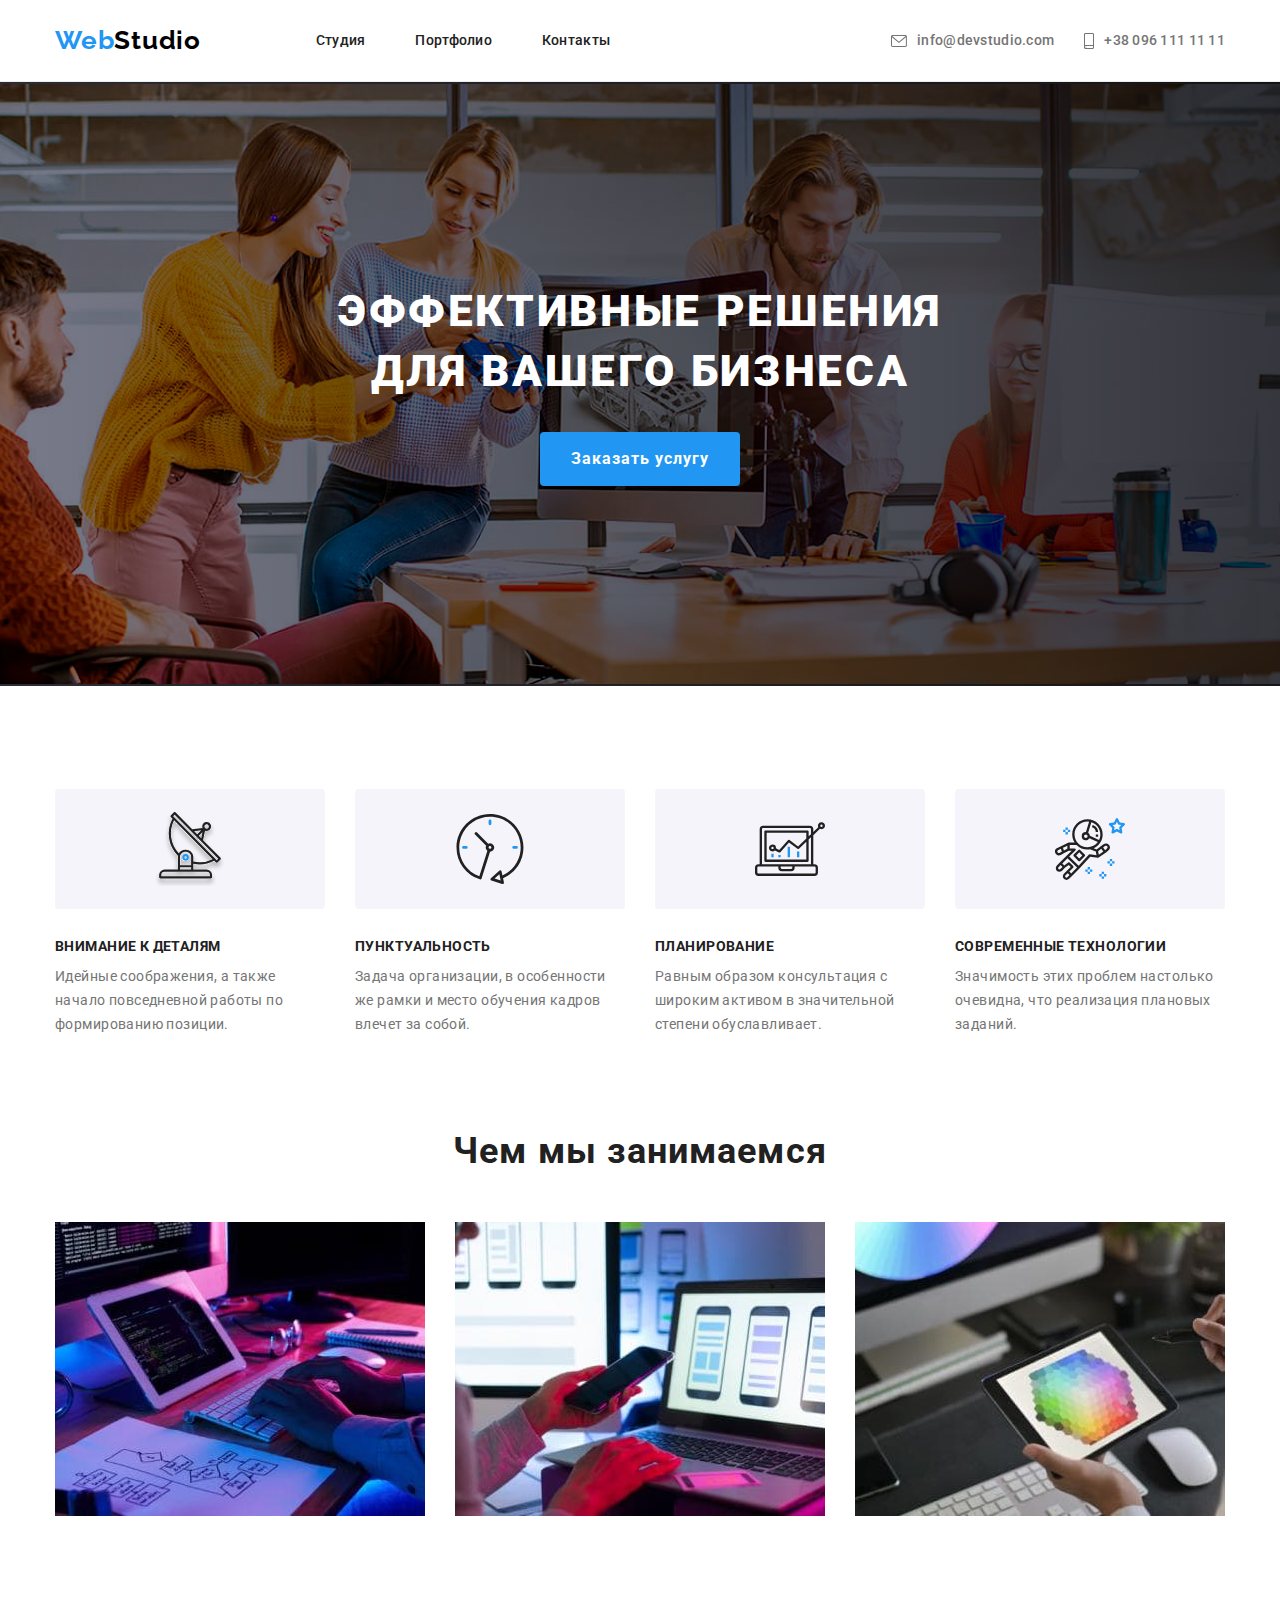
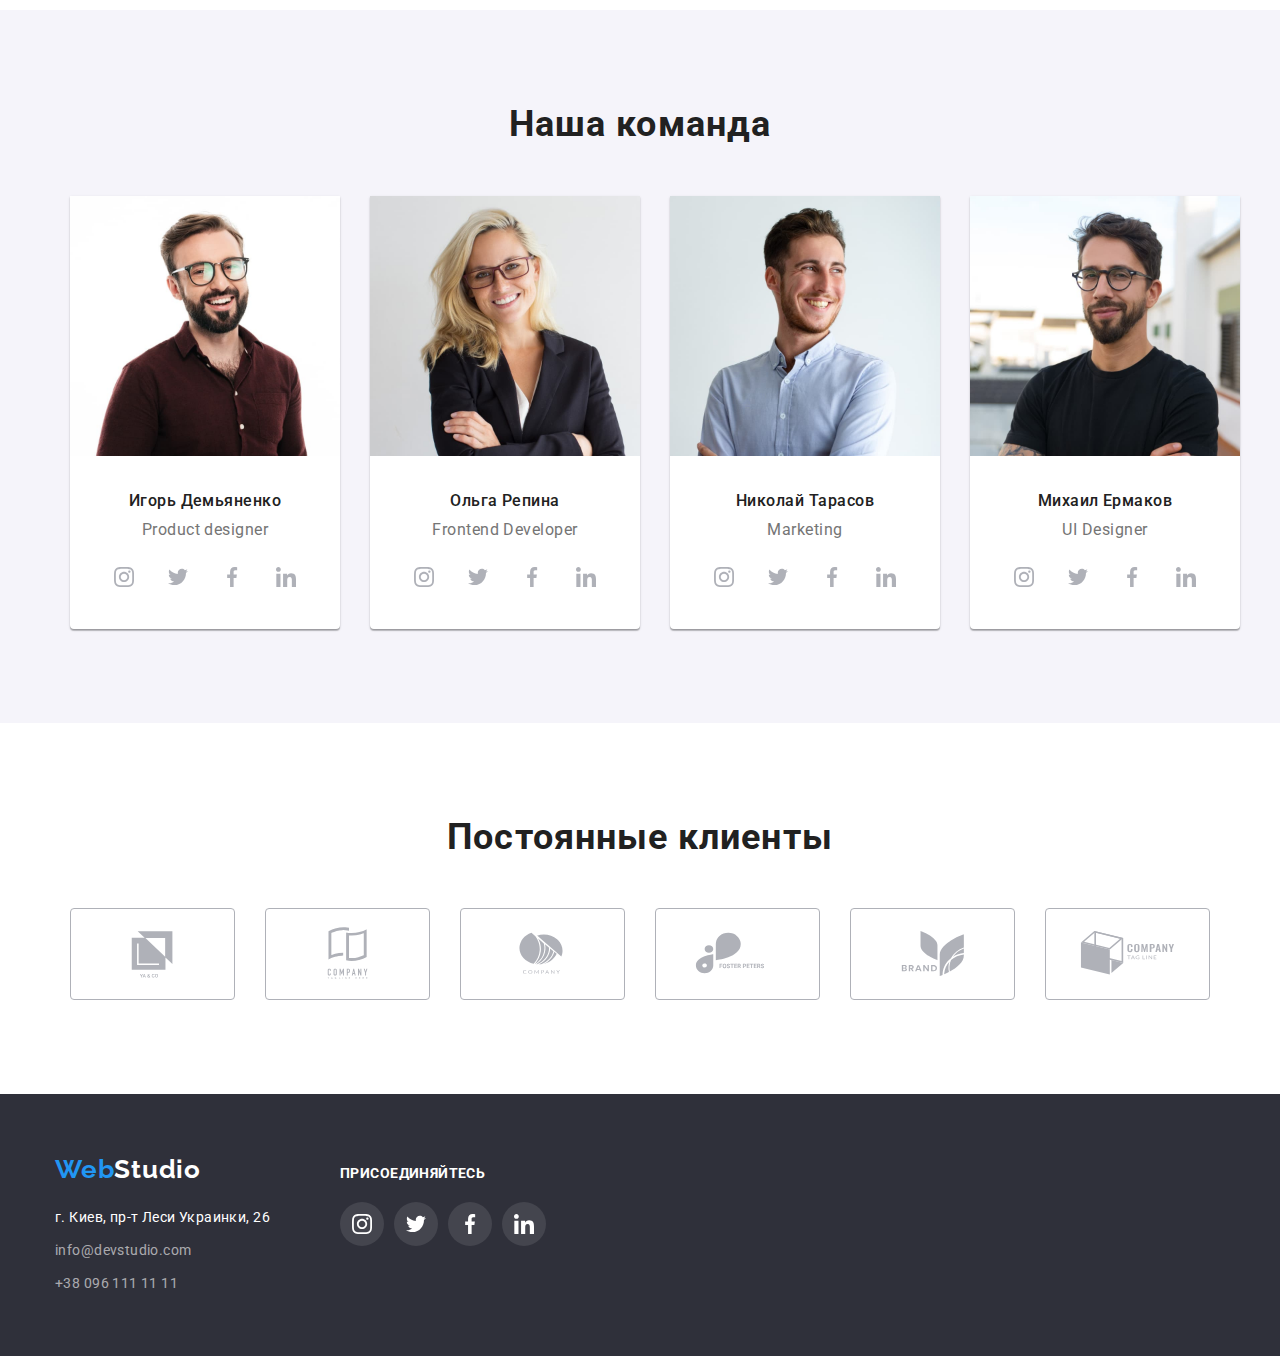
<file: index.html>
<!DOCTYPE html>
<html lang="ru">

<head>
    <meta charset="UTF-8">
    <meta name="viewport" content="width=device-width, initial-scale=1.0">
    <title>Студия</title>
    <link rel="preconnect" href="https://fonts.googleapis.com">
    <link rel="preconnect" href="https://fonts.gstatic.com" crossorigin>
    <link href="https://fonts.googleapis.com/css2?family=Raleway:wght@700&family=Roboto:wght@400;500;700;900&display=swap"
        rel="stylesheet">
    <link rel="stylesheet" href="https://cdnjs.cloudflare.com/ajax/libs/modern-normalize/1.1.0/modern-normalize.min.css"/>
    <link rel="stylesheet" href="./css/styles.css" />
</head>

<body class="all-page">
  <header class="top">
    <div class="container">
        <a href="./index.html" class="logo"><span class="logo-web">Web</span><span class="logo-studio">Studio</span></a>
        <nav>
            <ul class="top-list list">
                <li class="top-item"><a href="./index.html" class="navigation">Студия</a></li>
                <li class="top-item"><a href="./portfolio.html" class="navigation">Портфолио</a></li>
                <li class="top-item"><a href="" class="navigation">Контакты</a></li>
                <li class="top-item contacts-button"><a href="mailto:info@devstudio.com" class="contacts mail"> 
                    <svg class="svg-contacts svg-mail"><use href="./hw1-images/icons.svg#icon-envelope"></use></svg>
                    info@devstudio.com</a></li>
                <li class="top-item contacts-button"><a href="tel:+380961111111" class="contacts phone">
                    <svg class="svg-contacts svg-phone"><use href="./hw1-images/icons.svg#icon-smartphone"></use></svg>
                    +38 096 111 11 11</a></li>
            </ul>
        </nav>
    </div>
  </header>
    <main>
        <section class="hero">
            <div class="container">
            <ul class="hero-list list">
            <li class="hero-list-item"> <h1 class="hero-title">Эффективные решения для вашего бизнеса</h1>
            </li> 
            <li class="hero-list-item"> <button type="button" class="button">Заказать услугу</button>
            </li>
            </ul>
            </div>
        </section>
        <section class="header-text">
            <div class="container">
            <ul class="header-list list">
                <li class="header-list-item">
                    <div class="header-svg antenna"></div>
                    <h3 class="ideas">Внимание к деталям</h3>
                    <p class="text">Идейные соображения, а также начало повседневной работы по формированию позиции.
                    </p>
                </li>
                <li class="header-list-item">
                    <div class="header-svg clock"></div>
                    <h3 class="ideas">Пунктуальность</h3>
                    <p class="text">Задача организации, в особенности же рамки и место обучения кадров влечет за собой.
                    </p>
                </li>
                <li class="header-list-item">
                    <div class="header-svg diagram"></div>
                    <h3 class="ideas">Планирование</h3>
                    <p class="text">Равным образом консультация с широким активом в значительной степени обуславливает.
                    </p>
                </li>
                <li class="header-list-item">
                    <div class="header-svg astronaut"></div>
                    <h3 class="ideas">Современные технологии</h3>
                    <p class="text">Значимость этих проблем настолько очевидна, что реализация плановых заданий.
                    </p>
                </li>
            </ul>
            </div>
        </section>
        <section class="class-box">
            <div class="container">
            <h2 class="second-header">Чем мы занимаемся</h2>
            <ul class="class-list list">
                <li class="second-header-item"><img src="./hw1-images/homework1-1.jpg" alt="Десктоп" width="370" height="294"></li>
                <li class="second-header-item"><img src="./hw1-images/homework1-2.jpg" alt="Мобильный" width="370" height="294"></li>
                <li class="second-header-item"><img src="./hw1-images/homework1-3.jpg" alt="Планшет" width="370" height="294"></li>
            </ul>
            </div>
        </section>
        <section class="team-box">
            <div class="container">
            <h2 class="second-header">Наша команда</h2>
            <ul class="team-box-list list">
                <li class="team-box-item"><img src="./hw1-images/homework1-4.jpg" alt="Игорь Демьяненко" width="270" height="260">
                    <div class="employee-position">
                    <h3 class="employee">Игорь Демьяненко</h3>
                    <p class="position">Product designer</p>
                    <ul class="employee-contacts list">
                        <li class="employee-contacts-item"> <a href="" class="employee-link"> <svg class="employee-svg">
                                    <use href="./hw1-images/icons.svg#icon-instagram"></use>
                                </svg></a>
                        </li>
                        <li class="employee-contacts-item"> <a href="" class="employee-link"> <svg class="employee-svg">
                                    <use href="./hw1-images/icons.svg#icon-twitter"></use>
                                </svg></a>
                        </li>
                        <li class="employee-contacts-item"> <a href="" class="employee-link"> <svg class="employee-svg">
                                    <use href="./hw1-images/icons.svg#icon-facebook"></use>
                                </svg></a>
                        </li>
                        <li class="employee-contacts-item"> <a href="" class="employee-link"> <svg class="employee-svg">
                                    <use href="./hw1-images/icons.svg#icon-linkedin"></use>
                                </svg></a>
                        </li>
                    </ul>
                    </div>
                </li>
                <li class="team-box-item"><img src="./hw1-images/homework1-5.jpg" alt="Ольга Репина" width="270" height="260">
                    <div class="employee-position">
                    <h3 class="employee">Ольга Репина</h3>
                    <p class="position">Frontend Developer</p>
                    <ul class="employee-contacts list">
                        <li class="employee-contacts-item"> <a href="" class="employee-link"> <svg class="employee-svg">
                                    <use href="./hw1-images/icons.svg#icon-instagram"></use>
                                </svg></a>
                        </li>
                        <li class="employee-contacts-item"> <a href="" class="employee-link"> <svg class="employee-svg">
                                    <use href="./hw1-images/icons.svg#icon-twitter"></use>
                                </svg></a>
                        </li>
                        <li class="employee-contacts-item"> <a href="" class="employee-link"> <svg class="employee-svg">
                                    <use href="./hw1-images/icons.svg#icon-facebook"></use>
                                </svg></a>
                        </li>
                        <li class="employee-contacts-item"> <a href="" class="employee-link"> <svg class="employee-svg">
                                    <use href="./hw1-images/icons.svg#icon-linkedin"></use>
                                </svg></a>
                        </li>
                    </ul>
                    </div>
                </li>
                <li class="team-box-item"><img src="./hw1-images/homework1-6.jpg" alt="Николай Тарасов" width="270" height="260">
                    <div class="employee-position">
                    <h3 class="employee">Николай Тарасов</h3>
                    <p class="position">Marketing</p>
                    <ul class="employee-contacts list">
                        <li class="employee-contacts-item"> <a href="" class="employee-link"> <svg class="employee-svg">
                                    <use href="./hw1-images/icons.svg#icon-instagram"></use>
                                </svg></a>
                        </li>
                        <li class="employee-contacts-item"> <a href="" class="employee-link"> <svg class="employee-svg">
                                    <use href="./hw1-images/icons.svg#icon-twitter"></use>
                                </svg></a>
                        </li>
                        <li class="employee-contacts-item"> <a href="" class="employee-link"> <svg class="employee-svg">
                                    <use href="./hw1-images/icons.svg#icon-facebook"></use>
                                </svg></a>
                        </li>
                        <li class="employee-contacts-item"> <a href="" class="employee-link"> <svg class="employee-svg">
                                    <use href="./hw1-images/icons.svg#icon-linkedin"></use>
                                </svg></a>
                        </li>
                    </ul>
                    </div>
                </li>
                <li class="team-box-item"><img src="./hw1-images/homework1-7.jpg" alt="Михаил Ермаков" width="270" height="260">
                    <div class="employee-position">
                    <h3 class="employee">Михаил Ермаков</h3>
                    <p class="position">UI Designer</p>
                    <ul class="employee-contacts list">
                        <li class="employee-contacts-item"> <a href="" class="employee-link"> <svg class="employee-svg">
                                    <use href="./hw1-images/icons.svg#icon-instagram"></use>
                                </svg></a>
                        </li>
                        <li class="employee-contacts-item"> <a href="" class="employee-link"> <svg class="employee-svg">
                                    <use href="./hw1-images/icons.svg#icon-twitter"></use>
                                </svg></a>
                        </li>
                        <li class="employee-contacts-item"> <a href="" class="employee-link"> <svg class="employee-svg">
                                    <use href="./hw1-images/icons.svg#icon-facebook"></use>
                                </svg></a>
                        </li>
                        <li class="employee-contacts-item"> <a href="" class="employee-link"> <svg class="employee-svg">
                                    <use href="./hw1-images/icons.svg#icon-linkedin"></use>
                                </svg></a>
                        </li>
                    </ul>
                    </div>
                </li>
            </ul>
            </div>
        </section>
        <section class="client-box">
            <div class="container">
                <h2 class="second-header">Постоянные клиенты</h2>
                <ul class="client-box-list list">
                    <li class="client-box-item"> <a href="" class="media-icon"><svg class="svg"><use href="./hw1-images/icons.svg#icon-Logo1"></use></svg></a>
                    </li>
                    <li class="client-box-item"> <a href="" class="media-icon"><svg class="svg"><use href="./hw1-images/icons.svg#icon-Logo2"></use></svg></a>
                    </li>
                    <li class="client-box-item"> <a href="" class="media-icon"><svg class="svg"><use href="./hw1-images/icons.svg#icon-Logo3"></use></svg></a>
                    </li>
                    <li class="client-box-item"> <a href="" class="media-icon"><svg class="svg"><use href="./hw1-images/icons.svg#icon-Logo4"></use></svg></a>
                    </li>
                    <li class="client-box-item"> <a href="" class="media-icon"><svg class="svg"><use href="./hw1-images/icons.svg#icon-Logo5"></use></svg></a>
                    </li>
                    <li class="client-box-item"> <a href="" class="media-icon"><svg class="svg"><use href="./hw1-images/icons.svg#icon-Logo6"></use></svg></a>
                    </li>
                </ul>
            </div>
        </section>
    </main>
    <footer class="bottom">
        <div class="container">
        <div class="bot-first">
        <a href="./index.html" class="logo-bot"><span class="logo-web">Web</span><span class="logo-studio-bot">Studio</span></a>
        <address class="adress">
            г. Киев, пр-т Леси Украинки, 26
            <ul class="contacts-list list">
                <li class="bottom-list-item"><a href="mailto:info@devstudio.com" class="contacts-bottom">info@devstudio.com</a></li>
                <li class="bottom-list-item"><a href="tel:+380961111111" class="contacts-bottom">+38 096 111 11 11</a></li>
            </ul>
        </address>
        </div>
        <div class="bot-second">
        <h3 class="bot-text">Присоединяйтесь</h3>
        <ul class="button-bot-list list">
            <li class="button-bot-item"> <a href="" class="bot-button"> <svg class="bot-svg">
                        <use href="./hw1-images/icons.svg#icon-instagram"></use>
                    </svg></a>
            </li>
            <li class="button-bot-item"> <a href="" class="bot-button"> <svg class="bot-svg">
                        <use href="./hw1-images/icons.svg#icon-twitter"></use>
                    </svg></a>
            </li>
            <li class="button-bot-item"> <a href="" class="bot-button"> <svg class="bot-svg">
                        <use href="./hw1-images/icons.svg#icon-facebook"></use>
                    </svg></a>
            </li>
            <li class="button-bot-item"> <a href="" class="bot-button"> <svg class="bot-svg">
                        <use href="./hw1-images/icons.svg#icon-linkedin"></use>
                    </svg></a>
            </li>
        </ul>
        </div>
        </div>
    </footer>
</body>

</html>
</file>
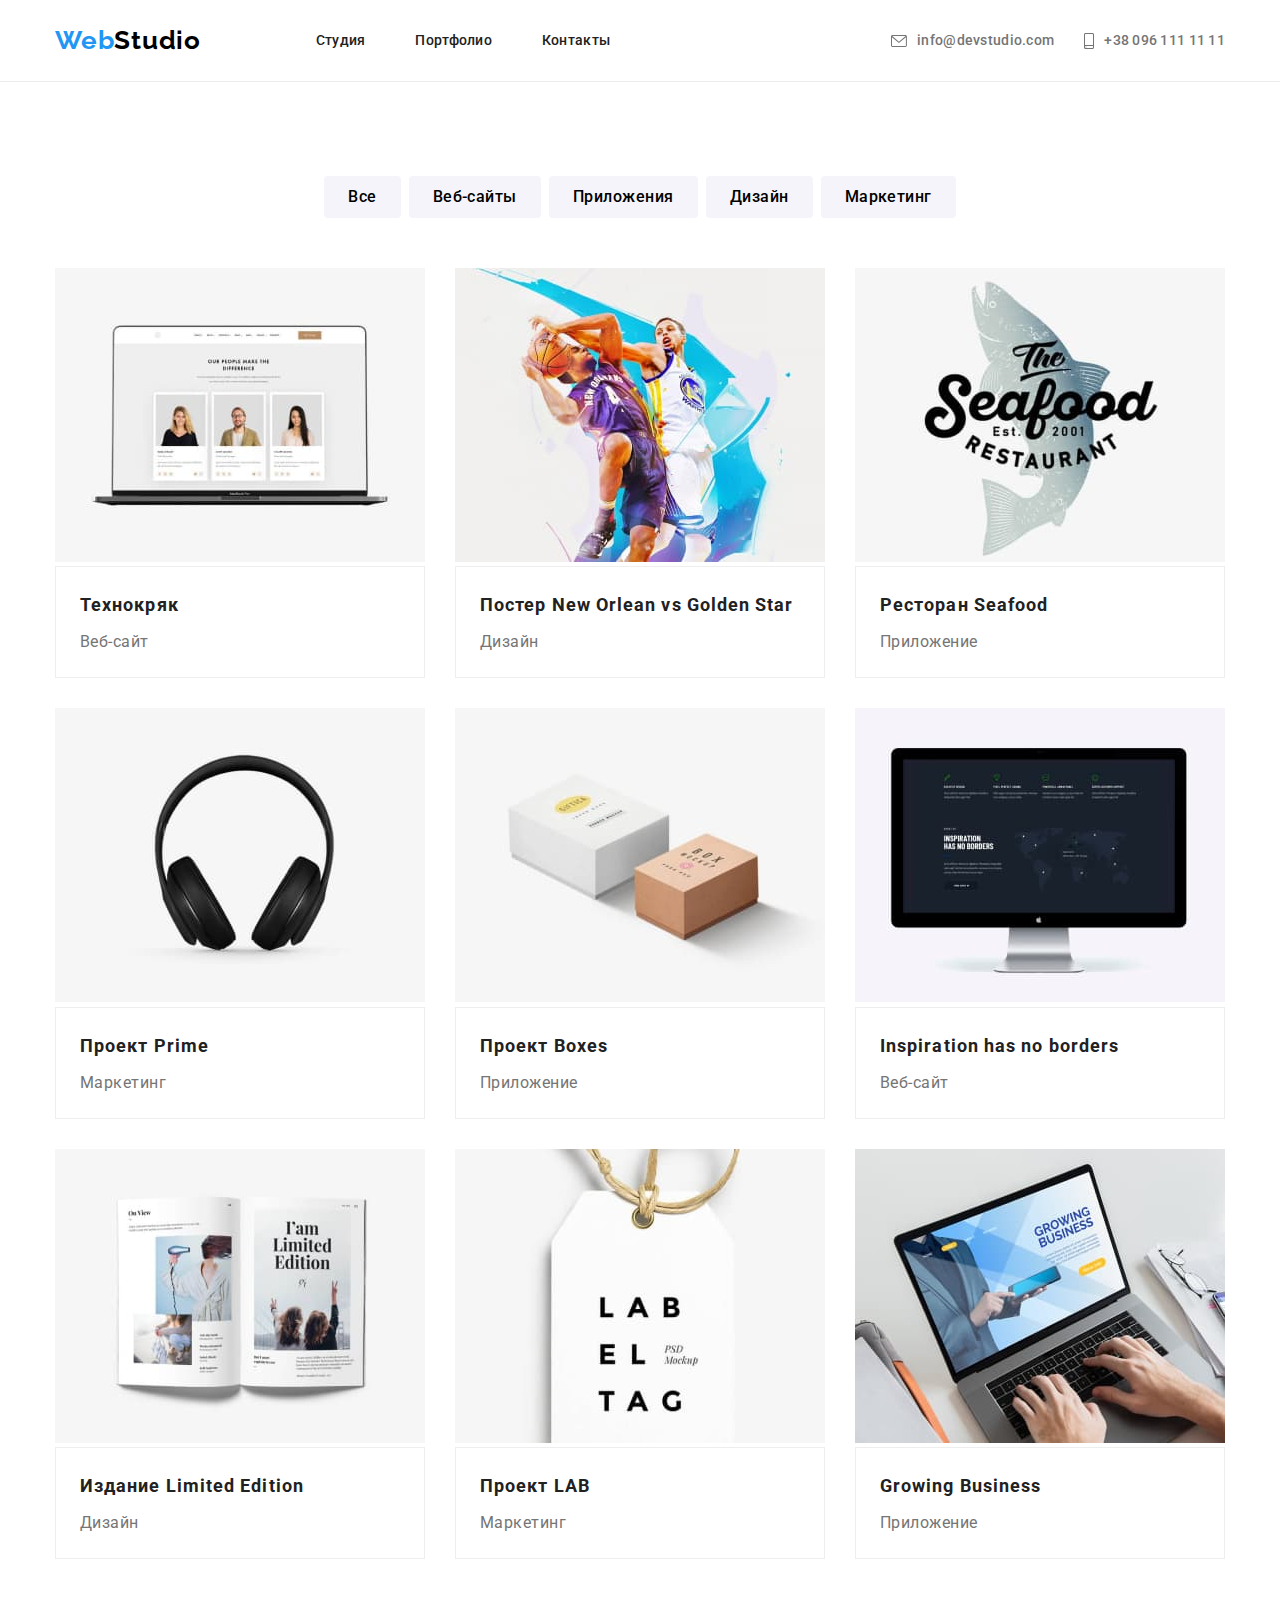
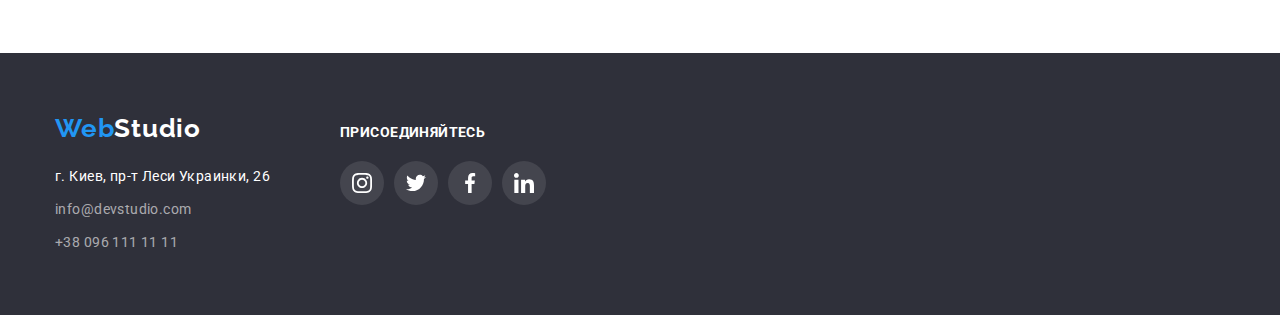
<file: portfolio.html>
<!DOCTYPE html>
<html lang="ru">

<head>
    <meta charset="UTF-8">
    <meta name="viewport" content="width=device-width, initial-scale=1.0">
    <title>Портфолио</title>
    <link rel="preconnect" href="https://fonts.googleapis.com">
    <link rel="preconnect" href="https://fonts.gstatic.com" crossorigin>
    <link href="https://fonts.googleapis.com/css2?family=Raleway:wght@700&family=Roboto:wght@400;500;700;900&display=swap"
        rel="stylesheet">
    <link rel="stylesheet" href="https://cdnjs.cloudflare.com/ajax/libs/modern-normalize/1.1.0/modern-normalize.min.css" />
    <link rel="stylesheet" href="./css/styles.css" />
</head>

<body class="all-page">
    <header class="top">
        <div class="container">
            <a href="./index.html" class="logo"><span class="logo-web">Web</span><span class="logo-studio">Studio</span></a>
            <nav>
                <ul class="top-list list">
                    <li class="top-item"><a href="./index.html" class="navigation">Студия</a></li>
                    <li class="top-item"><a href="./portfolio.html" class="navigation">Портфолио</a></li>
                    <li class="top-item"><a href="" class="navigation">Контакты</a></li>
                    <li class="top-item contacts-button"><a href="mailto:info@devstudio.com" class="contacts mail">
                            <svg class="svg-contacts svg-mail">
                                <use href="./hw1-images/icons.svg#icon-envelope"></use>
                            </svg>
                            info@devstudio.com</a></li>
                    <li class="top-item contacts-button"><a href="tel:+380961111111" class="contacts phone">
                            <svg class="svg-contacts svg-phone">
                                <use href="./hw1-images/icons.svg#icon-smartphone"></use>
                            </svg>
                            +38 096 111 11 11</a></li>
                </ul>
            </nav>
        </div>
    </header>
    <main>
        <section class="portfolio">
        <div class="container">
        <ul class="button-list list">
            <li class="button-list-item"><button type="button" class="button-portfolio">Все</button></li>
            <li class="button-list-item"><button type="button" class="button-portfolio">Веб-сайты</button></li>
            <li class="button-list-item"><button type="button" class="button-portfolio">Приложения</button></li>
            <li class="button-list-item"><button type="button" class="button-portfolio">Дизайн</button></li>
            <li class="button-list-item"><button type="button" class="button-portfolio">Маркетинг</button></li>
        </ul>
        <ul class="portfolio-list list">
                <li class="portfolio-list-item"><img src="./hw1-images/homework2-1.jpg" alt="Страница веб-сайта" width="370" height="294">
                    <div class="portfolio-block">
                    <h3 class="portfolio-header">Технокряк</h3>
                    <p class="portfolio-text">Веб-сайт</p>
                    </div>
                </li>
                <li class="portfolio-list-item"><img src="./hw1-images/homework2-2.jpg" alt="Постер с баскетболистами" width="370" height="294">
                    <div class="portfolio-block">
                    <h3 class="portfolio-header">Постер New Orlean vs Golden Star</h3>
                    <p class="portfolio-text">Дизайн</p>
                    </div>
                </li>
                <li class="portfolio-list-item"><img src="./hw1-images/homework2-3.jpg" alt="Приложение рыбного ресторана" width="370" height="294">
                    <div class="portfolio-block">
                    <h3 class="portfolio-header">Ресторан Seafood</h3>
                    <p class="portfolio-text">Приложение</p>
                    </div>
                </li>
                <li class="portfolio-list-item"><img src="./hw1-images/homework2-4.jpg" alt="Наушники" width="370" height="294">
                    <div class="portfolio-block">
                    <h3 class="portfolio-header">Проект Prime</h3>
                    <p class="portfolio-text">Маркетинг</p>
                    </div>
                </li>
                <li class="portfolio-list-item"><img src="./hw1-images/homework2-5.jpg" alt="Коробки" width="370" height="294">
                    <div class="portfolio-block">
                    <h3 class="portfolio-header">Проект Boxes</h3>
                    <p class="portfolio-text">Приложение</p>
                    </div>
                </li>
                <li class="portfolio-list-item"><img src="./hw1-images/homework2-6.jpg" alt="Страница веб-сайта" width="370" height="294">
                    <div class="portfolio-block">
                    <h3 class="portfolio-header">Inspiration has no borders</h3>
                    <p class="portfolio-text">Веб-сайт</p>
                    </div>
                </li>
                <li class="portfolio-list-item"><img src="./hw1-images/homework2-7.jpg" alt="Книга" width="370" height="294">
                    <div class="portfolio-block">
                    <h3 class="portfolio-header">Издание Limited Edition</h3>
                    <p class="portfolio-text">Дизайн</p>
                    </div>
                </li>
                <li class="portfolio-list-item"><img src="./hw1-images/homework2-8.jpg" alt="Бирка" width="370" height="294">
                    <div class="portfolio-block">
                    <h3 class="portfolio-header">Проект LAB</h3>
                    <p class="portfolio-text">Маркетинг</p>
                    </div>
                </li>
                <li class="portfolio-list-item"><img src="./hw1-images/homework2-9.jpg" alt="Ноутбук" width="370" height="294">
                    <div class="portfolio-block">
                    <h3 class="portfolio-header">Growing Business</h3>
                    <p class="portfolio-text">Приложение</p>
                    </div>
                </li>
            </ul>
        </div>
        </section>
    </main>
    <footer class="bottom">
        <div class="container">
            <div class="bot-first">
                <a href="./index.html" class="logo-bot"><span class="logo-web">Web</span><span
                        class="logo-studio-bot">Studio</span></a>
                <address class="adress">
                    г. Киев, пр-т Леси Украинки, 26
                    <ul class="contacts-list list">
                        <li class="bottom-list-item"><a href="mailto:info@devstudio.com"
                                class="contacts-bottom">info@devstudio.com</a></li>
                        <li class="bottom-list-item"><a href="tel:+380961111111" class="contacts-bottom">+38 096 111 11
                                11</a></li>
                    </ul>
                </address>
            </div>
            <div class="bot-second">
                <h3 class="bot-text">Присоединяйтесь</h3>
                <ul class="button-bot-list list">
                    <li class="button-bot-item"> <button class="bot-button"> <svg class="bot-svg">
                                <use href="./hw1-images/icons.svg#icon-instagram"></use>
                            </svg></button>
                    </li>
                    <li class="button-bot-item"> <button class="bot-button"> <svg class="bot-svg">
                                <use href="./hw1-images/icons.svg#icon-twitter"></use>
                            </svg></button>
                    </li>
                    <li class="button-bot-item"> <button class="bot-button"> <svg class="bot-svg">
                                <use href="./hw1-images/icons.svg#icon-facebook"></use>
                            </svg></button>
                    </li>
                    <li class="button-bot-item"> <button class="bot-button"> <svg class="bot-svg">
                                <use href="./hw1-images/icons.svg#icon-linkedin"></use>
                            </svg></button>
                    </li>
                </ul>
            </div>
        </div>
    </footer>
</body>
</html>
</file>
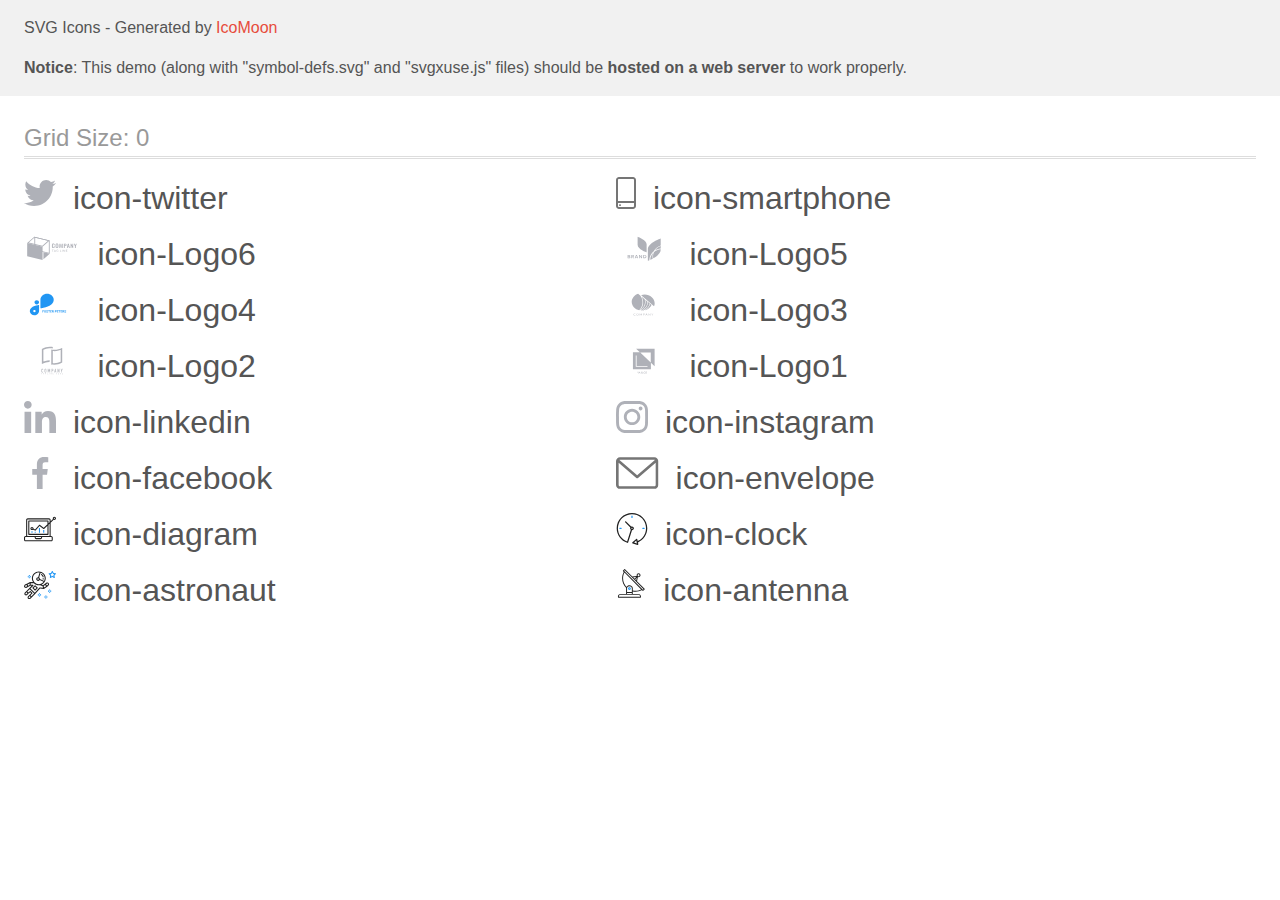
<file: hw1-images/icomoon/demo-external-svg.html>
<!doctype html>
<html>
<head>
    <title>IcoMoon - SVG Icons</title>
    <meta charset="utf-8">
    <meta name="viewport" content="width=device-width, initial-scale=1">
    <link rel="stylesheet" href="demo-files/demo.css">
    <link rel="stylesheet" href="style.css">
</head>
<body>
<header class="bgc1 clearfix">
<div class="mhl">
    <p>SVG Icons - Generated by <a href="https://icomoon.io/app">IcoMoon</a></p><p><strong>Notice</strong>: This demo (along with "symbol-defs.svg" and "svgxuse.js" files) should be <b>hosted on a web server</b> to work properly.</p>
</div>
</header>
    <div class="clearfix mhl ptl">
        <h1 class="mvm mtn fgc1">Grid Size: 0</h1>
        <div class="glyph fs1">
            <div class="clearfix pbs">
                <svg class="icon icon-twitter"><use xlink:href="symbol-defs.svg#icon-twitter"></use></svg><span class="name"> icon-twitter</span>
            </div>
        </div>
        <div class="glyph fs1">
            <div class="clearfix pbs">
                <svg class="icon icon-smartphone"><use xlink:href="symbol-defs.svg#icon-smartphone"></use></svg><span class="name"> icon-smartphone</span>
            </div>
        </div>
        <div class="glyph fs1">
            <div class="clearfix pbs">
                <svg class="icon icon-Logo6"><use xlink:href="symbol-defs.svg#icon-Logo6"></use></svg><span class="name"> icon-Logo6</span>
            </div>
        </div>
        <div class="glyph fs1">
            <div class="clearfix pbs">
                <svg class="icon icon-Logo5"><use xlink:href="symbol-defs.svg#icon-Logo5"></use></svg><span class="name"> icon-Logo5</span>
            </div>
        </div>
        <div class="glyph fs1">
            <div class="clearfix pbs">
                <svg class="icon icon-Logo4"><use xlink:href="symbol-defs.svg#icon-Logo4"></use></svg><span class="name"> icon-Logo4</span>
            </div>
        </div>
        <div class="glyph fs1">
            <div class="clearfix pbs">
                <svg class="icon icon-Logo3"><use xlink:href="symbol-defs.svg#icon-Logo3"></use></svg><span class="name"> icon-Logo3</span>
            </div>
        </div>
        <div class="glyph fs1">
            <div class="clearfix pbs">
                <svg class="icon icon-Logo2"><use xlink:href="symbol-defs.svg#icon-Logo2"></use></svg><span class="name"> icon-Logo2</span>
            </div>
        </div>
        <div class="glyph fs1">
            <div class="clearfix pbs">
                <svg class="icon icon-Logo1"><use xlink:href="symbol-defs.svg#icon-Logo1"></use></svg><span class="name"> icon-Logo1</span>
            </div>
        </div>
        <div class="glyph fs1">
            <div class="clearfix pbs">
                <svg class="icon icon-linkedin"><use xlink:href="symbol-defs.svg#icon-linkedin"></use></svg><span class="name"> icon-linkedin</span>
            </div>
        </div>
        <div class="glyph fs1">
            <div class="clearfix pbs">
                <svg class="icon icon-instagram"><use xlink:href="symbol-defs.svg#icon-instagram"></use></svg><span class="name"> icon-instagram</span>
            </div>
        </div>
        <div class="glyph fs1">
            <div class="clearfix pbs">
                <svg class="icon icon-facebook"><use xlink:href="symbol-defs.svg#icon-facebook"></use></svg><span class="name"> icon-facebook</span>
            </div>
        </div>
        <div class="glyph fs1">
            <div class="clearfix pbs">
                <svg class="icon icon-envelope"><use xlink:href="symbol-defs.svg#icon-envelope"></use></svg><span class="name"> icon-envelope</span>
            </div>
        </div>
        <div class="glyph fs1">
            <div class="clearfix pbs">
                <svg class="icon icon-diagram"><use xlink:href="symbol-defs.svg#icon-diagram"></use></svg><span class="name"> icon-diagram</span>
            </div>
        </div>
        <div class="glyph fs1">
            <div class="clearfix pbs">
                <svg class="icon icon-clock"><use xlink:href="symbol-defs.svg#icon-clock"></use></svg><span class="name"> icon-clock</span>
            </div>
        </div>
        <div class="glyph fs1">
            <div class="clearfix pbs">
                <svg class="icon icon-astronaut"><use xlink:href="symbol-defs.svg#icon-astronaut"></use></svg><span class="name"> icon-astronaut</span>
            </div>
        </div>
        <div class="glyph fs1">
            <div class="clearfix pbs">
                <svg class="icon icon-antenna"><use xlink:href="symbol-defs.svg#icon-antenna"></use></svg><span class="name"> icon-antenna</span>
            </div>
        </div>
  </div>
<script defer src="svgxuse.js"></script>
</body>
</html>
</file>
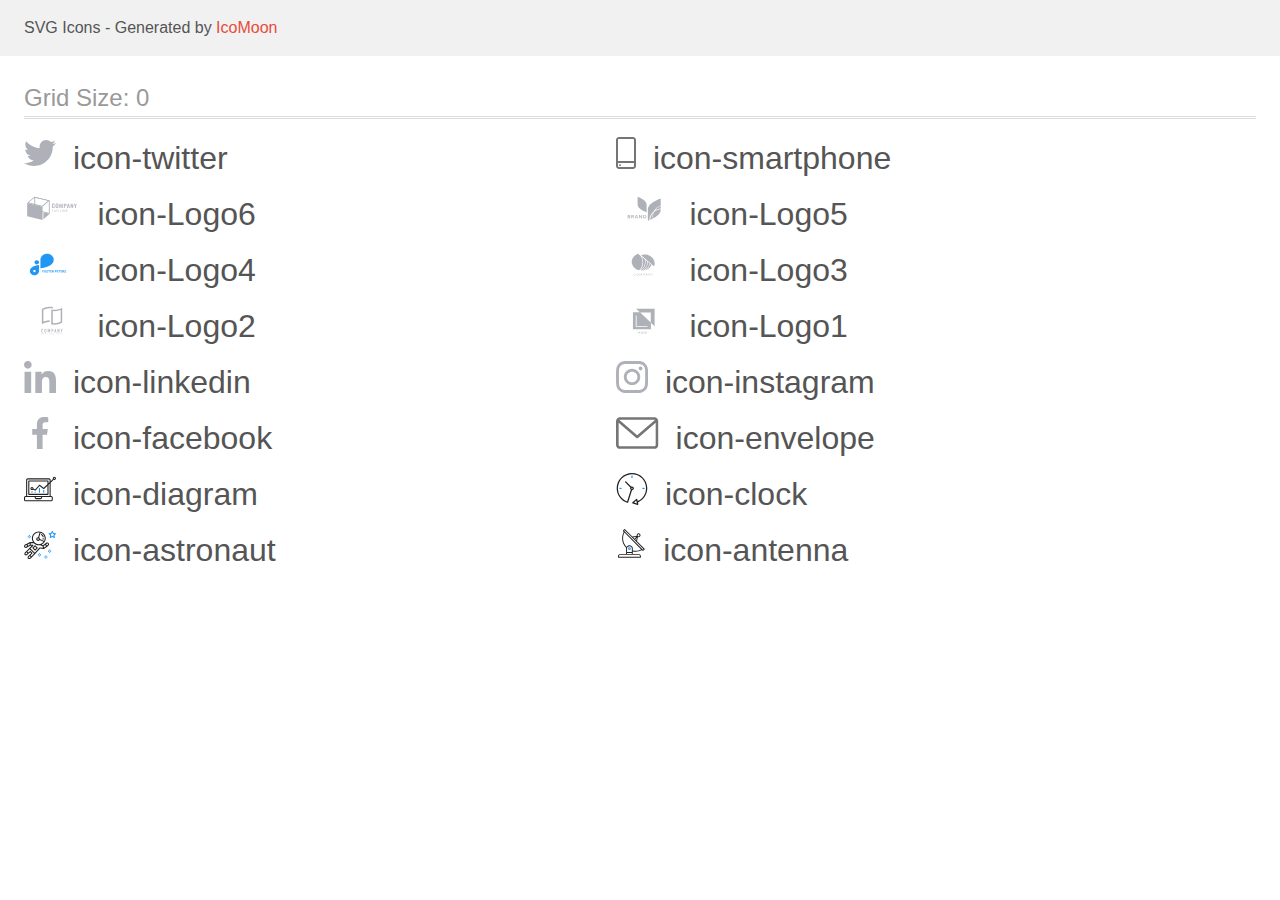
<file: hw1-images/icomoon/demo.html>
<!doctype html>
<html>
<head>
    <title>IcoMoon - SVG Icons</title>
    <meta charset="utf-8">
    <meta name="viewport" content="width=device-width, initial-scale=1">
    <link rel="stylesheet" href="demo-files/demo.css">
    <link rel="stylesheet" href="style.css">
</head>
<body>
<svg aria-hidden="true" style="position: absolute; width: 0; height: 0; overflow: hidden;" version="1.1" xmlns="http://www.w3.org/2000/svg" xmlns:xlink="http://www.w3.org/1999/xlink">
<defs>
<symbol id="icon-twitter" viewBox="0 0 32 32">
<path fill="#afb1b8" style="fill: var(--color1, #afb1b8)" d="M32 6.078c-1.1 0.493-2.376 0.857-3.713 1.028l-0.068 0.007c1.36-0.817 2.382-2.078 2.873-3.579l0.013-0.046c-1.197 0.722-2.591 1.273-4.076 1.573l-0.084 0.014c-1.2-1.279-2.9-2.076-4.787-2.076-3.622 0-6.558 2.936-6.558 6.558 0 0.001 0 0.003 0 0.004v-0c0 0.52 0.043 1.021 0.152 1.496-5.454-0.266-10.28-2.88-13.522-6.861-0.564 0.949-0.899 2.092-0.902 3.313v0.001c0 2.272 1.171 4.286 2.914 5.451-1.091-0.030-2.107-0.325-2.994-0.823l0.033 0.017v0.072c0.003 3.165 2.236 5.807 5.213 6.44l0.043 0.008c-0.499 0.136-1.071 0.215-1.662 0.215-0.020 0-0.041-0-0.061-0l0.003 0c-0.419 0-0.843-0.024-1.242-0.112 0.85 2.598 3.261 4.509 6.13 4.57-2.215 1.746-5.045 2.8-8.122 2.8-0.004 0-0.008 0-0.013 0h0.001c-0.018 0-0.040 0-0.062 0-0.531 0-1.055-0.034-1.569-0.099l0.061 0.006c2.826 1.846 6.287 2.944 10.004 2.944 0.021 0 0.042-0 0.063-0h-0.003c12.072 0 18.672-10 18.672-18.669 0-0.288-0.010-0.57-0.024-0.848 1.299-0.936 2.39-2.064 3.258-3.355l0.030-0.047z"></path>
</symbol>
<symbol id="icon-smartphone" viewBox="0 0 20 32">
<path fill="#757575" style="fill: var(--color2, #757575)" d="M17 0h-14c-1.654 0-3 1.346-3 3v26c0 1.654 1.346 3 3 3h14c1.654 0 3-1.346 3-3v-26c0-1.654-1.346-3-3-3zM3 2h14c0.552 0 1 0.448 1 1v0 21h-16v-21c0-0.552 0.448-1 1-1v0zM17 30h-14c-0.552 0-1-0.448-1-1v0-3h16v3c0 0.552-0.448 1-1 1v0z"></path>
<path fill="#757575" style="fill: var(--color2, #757575)" d="M4.708 27.478c0.18 0.163 0.293 0.399 0.293 0.66s-0.113 0.497-0.292 0.659l-0.001 0.001c-0.186 0.17-0.435 0.275-0.708 0.275s-0.522-0.104-0.709-0.275l0.001 0.001c-0.18-0.163-0.293-0.399-0.293-0.66s0.113-0.497 0.292-0.659l0.001-0.001c0.186-0.17 0.435-0.275 0.708-0.275s0.522 0.104 0.709 0.275l-0.001-0.001z"></path>
</symbol>
<symbol id="icon-Logo6" viewBox="0 0 57 32">
<path fill="#afb1b8" style="fill: var(--color1, #afb1b8)" d="M28.493 14.618c-0.203-0.262-0.326-0.596-0.326-0.958 0-0.036 0.001-0.071 0.004-0.107l-0 0.005v-1.538c0-0.471 0.107-0.829 0.321-1.075 0.213-0.245 0.581-0.367 1.101-0.366 0.489 0 0.837 0.105 1.042 0.313 0.224 0.266 0.333 0.591 0.308 0.919v0.362h-0.875v-0.366c0.003-0.119-0.005-0.239-0.026-0.358-0.015-0.087-0.060-0.161-0.125-0.212l-0.001-0.001c-0.079-0.053-0.175-0.084-0.279-0.084-0.013 0-0.026 0.001-0.039 0.001l0.002-0c-0.011-0.001-0.025-0.001-0.038-0.001-0.11 0-0.212 0.033-0.297 0.090l0.002-0.001c-0.072 0.058-0.124 0.139-0.145 0.232l-0 0.003c-0.022 0.105-0.035 0.226-0.035 0.351 0 0.010 0 0.021 0 0.031l-0-0.002v1.866c-0.014 0.18 0.025 0.36 0.112 0.524 0.045 0.056 0.104 0.1 0.172 0.126l0.003 0.001c0.051 0.020 0.111 0.032 0.173 0.032 0.019 0 0.037-0.001 0.055-0.003l-0.002 0c0.011 0.001 0.024 0.001 0.037 0.001 0.102 0 0.197-0.032 0.274-0.087l-0.002 0.001c0.068-0.056 0.115-0.135 0.13-0.224l0-0.002c0.020-0.124 0.030-0.249 0.027-0.374v-0.379h0.875v0.346c0.002 0.027 0.003 0.059 0.003 0.091 0 0.332-0.115 0.638-0.308 0.878l0.002-0.003c-0.201 0.228-0.544 0.342-1.047 0.342s-0.884-0.122-1.1-0.375zM32.137 14.634c-0.221-0.24-0.332-0.588-0.332-1.050v-1.618c0-0.457 0.11-0.803 0.332-1.037s0.59-0.351 1.109-0.35c0.515 0 0.882 0.117 1.103 0.35 0.221 0.235 0.333 0.58 0.333 1.037v1.617c0 0.457-0.112 0.807-0.337 1.049s-0.59 0.361-1.1 0.361-0.886-0.122-1.109-0.359zM33.653 14.245c0.079-0.149 0.115-0.314 0.105-0.478v-1.981c0.001-0.016 0.002-0.035 0.002-0.053 0-0.152-0.039-0.296-0.107-0.421l0.002 0.005c-0.046-0.057-0.107-0.101-0.176-0.128l-0.003-0.001c-0.051-0.020-0.11-0.031-0.171-0.031-0.021 0-0.042 0.001-0.062 0.004l0.002-0c-0.018-0.002-0.038-0.004-0.059-0.004-0.062 0-0.121 0.011-0.176 0.032l0.003-0.001c-0.072 0.027-0.133 0.071-0.179 0.128l-0.001 0.001c-0.080 0.147-0.116 0.308-0.105 0.469v1.99c-0.011 0.165 0.025 0.329 0.105 0.479 0.051 0.050 0.114 0.091 0.185 0.118 0.067 0.027 0.144 0.042 0.225 0.042s0.158-0.016 0.229-0.044l-0.004 0.001c0.071-0.028 0.133-0.068 0.185-0.118v-0.010zM35.735 10.626h0.942l0.708 2.984 0.725-2.984h0.916l0.093 4.307h-0.678l-0.073-2.994-0.699 2.994h-0.544l-0.724-3.005-0.067 3.005h-0.685l0.085-4.307zM40.176 10.626h1.468c0.845 0 1.268 0.407 1.268 1.223 0 0.781-0.445 1.171-1.335 1.17h-0.5v1.914h-0.906l0.005-4.308zM41.43 12.467c0.090 0.010 0.18 0.003 0.267-0.021 0.085-0.023 0.165-0.062 0.231-0.115 0.104-0.146 0.15-0.316 0.131-0.486 0.001-0.014 0.001-0.031 0.001-0.047 0-0.122-0.016-0.241-0.047-0.353l0.002 0.009c-0.014-0.046-0.037-0.085-0.067-0.119l0 0c-0.032-0.035-0.070-0.064-0.112-0.085l-0.002-0.001c-0.105-0.045-0.228-0.071-0.357-0.071-0.017 0-0.033 0-0.050 0.001l0.002-0h-0.351v1.287h0.352zM44.219 10.626h0.973l0.998 4.307h-0.845l-0.197-0.993h-0.868l-0.203 0.993h-0.857l0.998-4.307zM45.050 13.442l-0.339-1.808-0.339 1.808h0.677zM46.996 10.626h0.635l1.213 2.457v-2.457h0.752v4.307h-0.603l-1.221-2.565v2.565h-0.777l0.002-4.307zM51.357 13.291l-1.009-2.659h0.85l0.616 1.708 0.578-1.708h0.832l-0.997 2.659v1.642h-0.869v-1.643zM29.892 16.817v0.225h-0.739v1.75h-0.31v-1.75h-0.743v-0.225h1.792zM32.21 18.793h-0.239c-0.002 0-0.004 0-0.007 0-0.023 0-0.044-0.007-0.061-0.019l0 0c-0.017-0.011-0.031-0.026-0.039-0.045l-0-0.001-0.214-0.469h-1.026l-0.213 0.469c-0.007 0.021-0.018 0.039-0.033 0.053l-0 0c-0.017 0.012-0.039 0.019-0.062 0.019-0.002 0-0.004-0-0.006-0h-0.239l0.906-1.975h0.315l0.917 1.968zM30.709 18.059h0.855l-0.363-0.804c-0.023-0.051-0.046-0.112-0.064-0.176l-0.003-0.010c-0.013 0.037-0.023 0.074-0.034 0.105l-0.033 0.083-0.358 0.803zM33.771 18.598c0.057 0.003 0.114 0.003 0.171 0 0.049-0.004 0.097-0.012 0.145-0.023 0.044-0.009 0.088-0.021 0.131-0.036 0.040-0.014 0.080-0.031 0.121-0.049v-0.444h-0.362c-0.001 0-0.002 0-0.003 0-0.017 0-0.033-0.006-0.046-0.016l0 0c-0.006-0.004-0.010-0.010-0.014-0.016l-0-0c-0.003-0.005-0.004-0.011-0.004-0.018 0-0.001 0-0.001 0-0.002v0-0.151h0.703v0.757c-0.11 0.068-0.237 0.123-0.372 0.158l-0.010 0.002c-0.075 0.019-0.15 0.033-0.227 0.041-0.088 0.009-0.176 0.012-0.265 0.012-0.003 0-0.007 0-0.011 0-0.159 0-0.312-0.027-0.455-0.077l0.010 0.003c-0.14-0.049-0.26-0.119-0.364-0.208l0.002 0.001c-0.097-0.086-0.176-0.19-0.231-0.307l-0.002-0.006c-0.053-0.117-0.083-0.253-0.083-0.397 0-0.004 0-0.009 0-0.013v0.001c-0-0.004-0-0.008-0-0.012 0-0.145 0.030-0.283 0.084-0.407l-0.003 0.007c0.052-0.117 0.132-0.224 0.234-0.313 0.103-0.089 0.227-0.158 0.363-0.205 0.155-0.051 0.32-0.076 0.485-0.074 0.084 0 0.169 0.005 0.252 0.017 0.074 0.011 0.146 0.027 0.215 0.050 0.064 0.020 0.124 0.047 0.181 0.078 0.055 0.031 0.108 0.065 0.158 0.103l-0.087 0.122c-0.007 0.011-0.017 0.020-0.029 0.026l-0 0c-0.012 0.007-0.026 0.010-0.042 0.011h-0c-0.021-0-0.040-0.006-0.057-0.016l0.001 0c-0.037-0.017-0.066-0.033-0.094-0.050l0.005 0.003c-0.034-0.019-0.074-0.037-0.115-0.052l-0.006-0.002c-0.046-0.017-0.102-0.032-0.16-0.043l-0.007-0.001c-0.065-0.011-0.141-0.017-0.218-0.017-0.004 0-0.008 0-0.013 0h0.001c-0.003-0-0.007-0-0.011-0-0.121 0-0.238 0.020-0.346 0.057l0.008-0.002c-0.101 0.035-0.192 0.088-0.267 0.156-0.072 0.067-0.129 0.149-0.166 0.241l-0.002 0.005c-0.038 0.098-0.061 0.211-0.061 0.329s0.022 0.232 0.063 0.336l-0.002-0.006c0.039 0.093 0.101 0.178 0.181 0.249 0.074 0.068 0.164 0.121 0.264 0.156 0.115 0.034 0.237 0.047 0.359 0.039zM36.659 18.567h0.989v0.225h-1.291v-1.975h0.309l-0.007 1.75zM38.677 18.793h-0.309v-1.975h0.309v1.975zM39.83 16.827c0.019 0.009 0.034 0.021 0.047 0.036l0 0 1.324 1.489c-0.001-0.011-0.001-0.023-0.001-0.035s0-0.025 0.001-0.037l-0 0.002v-1.472h0.27v1.984h-0.156c-0.003 0-0.007 0-0.010 0-0.021 0-0.040-0.004-0.058-0.012l0.001 0c-0.019-0.010-0.035-0.022-0.048-0.037l-0-0-1.323-1.488v1.536h-0.259v-1.975h0.161c0.018 0 0.035 0.003 0.051 0.009zM43.753 16.817v0.217h-1.098v0.652h0.89v0.21h-0.89v0.674h1.098v0.218h-1.417v-1.971h1.417zM11.286 4.617l13.757 3.372v11.818l-13.757-3.371v-11.82zM10.404 3.609v13.401l15.52 3.806v-13.399l-15.52-3.807z"></path>
<path fill="#afb1b8" style="fill: var(--color1, #afb1b8)" d="M18.722 27.036l-15.522-3.809v-13.399l15.522 3.807v13.401z"></path>
<path fill="#afb1b8" style="fill: var(--color1, #afb1b8)" d="M10.661 4.465l13.578 3.33-5.774 4.987-13.579-3.332 5.776-4.986zM10.404 3.609l-7.204 6.219 15.522 3.808 7.202-6.22-15.52-3.807zM19.595 26.282l6.329-5.466-6.33-1.552v7.019z"></path>
</symbol>
<symbol id="icon-Logo5" viewBox="0 0 57 32">
<path fill="#afb1b8" style="fill: var(--color1, #afb1b8)" d="M14.27 23.859c0.13 0.147 0.199 0.332 0.196 0.521 0.001 0.012 0.001 0.026 0.001 0.039 0 0.117-0.026 0.227-0.073 0.326l0.002-0.005c-0.056 0.119-0.135 0.218-0.232 0.296l-0.002 0.001c-0.221 0.152-0.494 0.243-0.789 0.243-0.032 0-0.064-0.001-0.096-0.003l0.004 0h-1.549v-3.301h1.517c0.027-0.002 0.058-0.003 0.090-0.003 0.279 0 0.539 0.083 0.756 0.225l-0.005-0.003c0.098 0.076 0.176 0.171 0.227 0.277 0.051 0.108 0.074 0.224 0.068 0.341 0.009 0.181-0.053 0.361-0.176 0.505-0.118 0.131-0.281 0.222-0.462 0.258 0.205 0.034 0.391 0.134 0.523 0.283zM12.454 23.361h0.649c0.147 0.010 0.293-0.029 0.412-0.11 0.047-0.039 0.085-0.088 0.109-0.144l0.001-0.003c0.019-0.043 0.030-0.092 0.030-0.145 0-0.011-0.001-0.022-0.001-0.033l0 0.001c0.001-0.008 0.001-0.018 0.001-0.028 0-0.053-0.011-0.104-0.031-0.15l0.001 0.002c-0.025-0.058-0.062-0.108-0.108-0.147l-0.001-0c-0.105-0.071-0.234-0.113-0.373-0.113-0.018 0-0.036 0.001-0.054 0.002l0.002-0h-0.638v0.867zM13.578 24.627c0.051-0.040 0.091-0.091 0.118-0.149l0.001-0.003c0.022-0.046 0.034-0.101 0.034-0.158 0-0.009-0-0.018-0.001-0.027l0 0.001c0-0.007 0.001-0.016 0.001-0.024 0-0.059-0.013-0.115-0.037-0.165l0.001 0.002c-0.029-0.061-0.070-0.112-0.121-0.151l-0.001-0.001c-0.112-0.076-0.249-0.121-0.397-0.121-0.015 0-0.030 0-0.045 0.001l0.002-0h-0.68v0.908h0.689c0.155 0.008 0.308-0.032 0.435-0.115zM17.371 25.278l-0.843-1.291h-0.317v1.291h-0.726v-3.302h1.374c0.029-0.002 0.064-0.003 0.098-0.003 0.323 0 0.622 0.107 0.862 0.287l-0.004-0.003c0.192 0.179 0.308 0.415 0.327 0.666 0.002 0.021 0.002 0.045 0.002 0.069 0 0.241-0.086 0.461-0.228 0.633l0.001-0.002c-0.171 0.175-0.396 0.296-0.649 0.335l-0.006 0.001 0.899 1.319h-0.789zM16.21 23.538h0.594c0.412 0 0.619-0.166 0.619-0.5 0-0.008 0.001-0.017 0.001-0.027 0-0.063-0.013-0.122-0.035-0.176l0.001 0.003c-0.028-0.067-0.068-0.124-0.118-0.171l-0-0c-0.113-0.085-0.255-0.136-0.41-0.136-0.020 0-0.040 0.001-0.060 0.003l0.003-0h-0.601l0.007 1.005zM21.339 24.613h-1.446l-0.255 0.665h-0.761l1.328-3.265h0.823l1.323 3.265h-0.761l-0.25-0.665zM21.145 24.114l-0.529-1.394-0.529 1.394h1.057zM26.305 25.278h-0.72l-1.616-2.245v2.245h-0.719v-3.302h0.719l1.616 2.259v-2.259h0.72v3.302zM30.418 24.488c-0.149 0.249-0.376 0.452-0.652 0.582-0.28 0.132-0.608 0.209-0.955 0.209-0.021 0-0.041-0-0.062-0.001l0.003 0h-1.282v-3.302h1.283c0.018-0 0.039-0.001 0.060-0.001 0.345 0 0.673 0.075 0.968 0.209l-0.015-0.006c0.276 0.128 0.503 0.329 0.652 0.576 0.148 0.269 0.226 0.565 0.226 0.867s-0.077 0.597-0.226 0.866zM29.593 24.409c0.196-0.205 0.317-0.482 0.318-0.788v-0c0-0.289-0.113-0.569-0.318-0.788-0.223-0.177-0.509-0.284-0.82-0.284-0.029 0-0.058 0.001-0.086 0.003l0.004-0h-0.5v2.138h0.5c0.025 0.002 0.054 0.003 0.083 0.003 0.311 0 0.596-0.107 0.822-0.285l-0.003 0.002zM21.79 3.609s9.3 3.215 9.103 7.867v7.869s-9.294-3.216-9.1-7.869l-0.003-7.867zM39.179 17.503c1.757-1.107 3.788-1.792 5.909-1.994v-2.464c-2.444 0.863-4.517 2.427-5.909 4.458z"></path>
<path fill="#afb1b8" style="fill: var(--color1, #afb1b8)" d="M38.124 18.245c1.437-2.651 3.93-4.696 6.964-5.716v-7.098s-13.245 4.58-12.965 11.205v11.203s0.59-0.205 1.519-0.589c0-0.358 0-0.719 0.043-1.083 0.274-3.075 1.87-5.925 4.439-7.924z"></path>
<path fill="#afb1b8" style="fill: var(--color1, #afb1b8)" d="M36.864 22.407c0.069-0.777 0.225-1.546 0.463-2.294-1.599 1.725-2.568 3.867-2.769 6.122-0.020 0.213-0.030 0.426-0.036 0.645 1.105-0.483 1.942-0.895 2.761-1.334l-0.214 0.105c-0.235-1.067-0.304-2.159-0.206-3.244zM37.391 22.447c-0.026 0.273-0.041 0.589-0.041 0.909 0 0.718 0.074 1.419 0.216 2.094l-0.012-0.066c3.619-1.983 7.685-5.046 7.528-8.748v-0.323c-2.586 0.265-5.004 1.3-6.885 2.946-0.415 0.932-0.702 2.014-0.804 3.148l-0.003 0.040z"></path>
</symbol>
<symbol id="icon-Logo4" viewBox="0 0 57 32">
<path fill="#2196f3" style="fill: var(--color3, #2196f3)" d="M12.878 11.255h-0.002c-1.279 0-2.316 0.921-2.316 2.058v0.002c0 1.137 1.037 2.058 2.316 2.058h0.002c1.279 0 2.316-0.922 2.316-2.058v-0.001c0-1.137-1.037-2.059-2.316-2.059zM29.971 10.597c-0.004-1.579-0.711-3.092-1.967-4.209s-2.958-1.745-4.734-1.749c-1.777 0.003-3.481 0.631-4.737 1.748s-1.964 2.63-1.968 4.209v8.706s13.405-1.327 13.406-8.704v-0.002zM5.867 22.16c0.003 1.099 0.496 2.151 1.37 2.928s2.058 1.214 3.294 1.218c1.236-0.003 2.42-0.441 3.294-1.218s1.366-1.829 1.37-2.927v-6.058s-9.327 0.924-9.327 6.057zM10.53 23.245c-0.242 0-0.477-0.063-0.678-0.183-0.195-0.115-0.35-0.281-0.447-0.48l-0.003-0.007c-0.059-0.121-0.093-0.264-0.093-0.415 0-0.075 0.009-0.148 0.025-0.219l-0.001 0.007c0.047-0.211 0.163-0.404 0.334-0.556s0.388-0.255 0.625-0.297c0.072-0.013 0.154-0.021 0.239-0.021 0.168 0 0.328 0.030 0.476 0.085l-0.009-0.003c0.223 0.082 0.414 0.221 0.548 0.4s0.206 0.388 0.206 0.603c0.001 0.143-0.030 0.285-0.092 0.417-0.066 0.139-0.155 0.256-0.263 0.352l-0.001 0.001c-0.113 0.101-0.248 0.181-0.397 0.236-0.139 0.053-0.3 0.083-0.467 0.083-0 0-0.001 0-0.001 0h0v-0.004zM19.956 22.647h-0.9v0.93h-0.469v-2.276h1.482v0.38h-1.013v0.588h0.9v0.378zM22.209 22.491c0 0.224-0.039 0.42-0.118 0.589s-0.193 0.299-0.341 0.391c-0.139 0.086-0.308 0.138-0.489 0.138-0.006 0-0.012-0-0.018-0h0.001c-0.189 0-0.357-0.045-0.505-0.136-0.149-0.094-0.267-0.226-0.341-0.382l-0.002-0.006c-0.078-0.165-0.123-0.358-0.123-0.561 0-0.007 0-0.014 0-0.021v0.001-0.112c0-0.224 0.040-0.421 0.12-0.591 0.081-0.171 0.195-0.302 0.342-0.392 0.148-0.092 0.316-0.138 0.506-0.138s0.357 0.046 0.505 0.138c0.148 0.091 0.262 0.221 0.342 0.392 0.081 0.17 0.122 0.366 0.122 0.589v0.101zM21.734 22.388c0-0.238-0.043-0.42-0.128-0.544-0.076-0.113-0.203-0.186-0.348-0.186-0.006 0-0.013 0-0.019 0l0.001-0c-0.005-0-0.012-0-0.018-0-0.144 0-0.271 0.073-0.346 0.183l-0.001 0.001c-0.085 0.122-0.129 0.301-0.13 0.538v0.111c0 0.232 0.043 0.412 0.128 0.54s0.208 0.192 0.369 0.192c0.006 0 0.012 0 0.018 0 0.143 0 0.269-0.073 0.343-0.183l0.001-0.001c0.084-0.124 0.127-0.304 0.128-0.541v-0.111zM23.729 22.98c0-0.004 0-0.009 0-0.013 0-0.077-0.037-0.145-0.093-0.189l-0.001-0c-0.062-0.048-0.175-0.098-0.338-0.15-0.15-0.047-0.278-0.1-0.399-0.163l0.014 0.006c-0.259-0.14-0.388-0.328-0.388-0.564 0-0.123 0.034-0.233 0.103-0.328 0.070-0.097 0.17-0.172 0.299-0.227 0.13-0.054 0.276-0.081 0.437-0.081 0.163 0 0.307 0.029 0.435 0.089 0.127 0.059 0.226 0.141 0.295 0.249 0.071 0.107 0.107 0.229 0.107 0.365h-0.469c0-0.104-0.032-0.185-0.098-0.242-0.066-0.059-0.158-0.087-0.276-0.087-0.115 0-0.204 0.025-0.267 0.074-0.058 0.042-0.096 0.109-0.096 0.185 0 0.002 0 0.004 0 0.006v-0c0 0.074 0.037 0.136 0.111 0.186 0.075 0.050 0.185 0.097 0.33 0.14 0.267 0.080 0.461 0.18 0.583 0.299s0.183 0.267 0.183 0.444c0 0.197-0.075 0.352-0.224 0.464s-0.349 0.167-0.601 0.167c-0.175 0-0.334-0.032-0.478-0.096-0.135-0.057-0.247-0.148-0.328-0.261l-0.002-0.002c-0.070-0.105-0.112-0.234-0.112-0.373 0-0.005 0-0.010 0-0.015v0.001h0.47c0 0.251 0.15 0.377 0.45 0.377 0.111 0 0.198-0.022 0.261-0.067 0.057-0.041 0.093-0.107 0.093-0.182 0-0.003-0-0.006-0-0.009v0zM26.231 21.682h-0.697v1.895h-0.469v-1.895h-0.686v-0.38h1.853v0.38zM27.868 22.591h-0.9v0.61h1.056v0.377h-1.525v-2.276h1.522v0.38h-1.053v0.542h0.9v0.367zM29.142 22.744h-0.373v0.833h-0.469v-2.276h0.845c0.269 0 0.476 0.060 0.622 0.18s0.219 0.289 0.219 0.508c0 0.155-0.034 0.285-0.101 0.389-0.075 0.109-0.179 0.194-0.3 0.245l-0.005 0.002 0.492 0.93v0.021h-0.503l-0.427-0.832zM28.769 22.364h0.379c0.117 0 0.208-0.029 0.273-0.089 0.060-0.059 0.097-0.141 0.097-0.231 0-0.006-0-0.012-0-0.018l0 0.001c0-0.108-0.030-0.192-0.092-0.253s-0.154-0.092-0.28-0.092h-0.377v0.683zM31.609 22.775v0.802h-0.469v-2.276h0.887c0.171 0 0.321 0.031 0.45 0.094 0.13 0.062 0.23 0.151 0.3 0.267 0.069 0.115 0.105 0.245 0.105 0.392 0 0.223-0.077 0.399-0.229 0.528-0.153 0.128-0.363 0.193-0.633 0.193h-0.411zM31.609 22.396h0.419c0.124 0 0.219-0.029 0.283-0.087 0.066-0.059 0.099-0.142 0.099-0.25 0-0.005 0-0.011 0-0.017 0-0.098-0.037-0.187-0.099-0.254l0 0c-0.066-0.068-0.156-0.104-0.272-0.106h-0.43v0.715zM34.574 22.591h-0.9v0.61h1.056v0.377h-1.525v-2.276h1.522v0.38h-1.053v0.542h0.9v0.367zM36.75 21.682h-0.697v1.895h-0.469v-1.895h-0.687v-0.38h1.853v0.38zM38.387 22.591h-0.899v0.61h1.056v0.377h-1.525v-2.276h1.522v0.38h-1.053v0.542h0.9v0.367zM39.661 22.744h-0.373v0.833h-0.469v-2.276h0.846c0.269 0 0.476 0.060 0.622 0.18s0.219 0.289 0.219 0.508c0 0.155-0.034 0.285-0.101 0.389-0.075 0.109-0.179 0.194-0.301 0.245l-0.005 0.002 0.492 0.93v0.021h-0.503l-0.427-0.832zM39.287 22.364h0.378c0.117 0 0.209-0.029 0.273-0.089 0.060-0.059 0.097-0.141 0.097-0.232 0-0.006-0-0.012-0-0.018l0 0.001c0-0.108-0.030-0.192-0.092-0.253-0.060-0.061-0.154-0.092-0.279-0.092h-0.377v0.683zM42.042 22.98c0-0.004 0-0.009 0-0.013 0-0.077-0.037-0.146-0.094-0.189l-0.001-0c-0.062-0.048-0.175-0.098-0.338-0.15-0.15-0.047-0.278-0.1-0.399-0.163l0.014 0.006c-0.259-0.14-0.388-0.328-0.388-0.564 0-0.123 0.035-0.233 0.103-0.328 0.070-0.097 0.17-0.172 0.299-0.227 0.13-0.054 0.276-0.081 0.437-0.081 0.163 0 0.307 0.029 0.435 0.089 0.127 0.059 0.226 0.141 0.295 0.249 0.071 0.107 0.107 0.229 0.107 0.365h-0.469c0-0.104-0.032-0.185-0.098-0.242-0.066-0.059-0.158-0.087-0.276-0.087-0.115 0-0.204 0.025-0.267 0.074-0.058 0.042-0.096 0.109-0.096 0.186 0 0.002 0 0.003 0 0.005v-0c0 0.074 0.037 0.136 0.111 0.186s0.185 0.097 0.33 0.14c0.267 0.080 0.461 0.18 0.583 0.299s0.183 0.267 0.183 0.444c0 0.197-0.075 0.352-0.224 0.464s-0.349 0.167-0.601 0.167c-0.175 0-0.334-0.032-0.478-0.096-0.135-0.057-0.247-0.148-0.328-0.261l-0.002-0.002c-0.070-0.105-0.112-0.234-0.112-0.373 0-0.005 0-0.010 0-0.015v0.001h0.47c0 0.251 0.15 0.377 0.45 0.377 0.111 0 0.198-0.022 0.261-0.067 0.057-0.041 0.094-0.107 0.094-0.182 0-0.003-0-0.006-0-0.009v0z"></path>
</symbol>
<symbol id="icon-Logo3" viewBox="0 0 57 32">
<path fill="#afb1b8" style="fill: var(--color1, #afb1b8)" d="M19.417 26.187c0.009 0 0.017 0.002 0.025 0.005s0.015 0.007 0.021 0.013l-0-0 0.116 0.111c-0.091 0.090-0.202 0.162-0.327 0.211-0.129 0.048-0.278 0.076-0.434 0.076-0.011 0-0.021-0-0.032-0l0.002 0c-0.149 0.003-0.298-0.021-0.436-0.071-0.128-0.046-0.237-0.114-0.33-0.2l0.001 0.001c-0.090-0.085-0.161-0.188-0.21-0.302l-0.002-0.006c-0.047-0.114-0.075-0.246-0.075-0.385 0-0.004 0-0.008 0-0.012v0.001c-0-0.006-0-0.013-0-0.020 0-0.272 0.118-0.516 0.305-0.684l0.001-0.001c0.099-0.087 0.218-0.155 0.349-0.201 0.143-0.048 0.296-0.072 0.45-0.070 0.008-0 0.018-0 0.028-0 0.139 0 0.273 0.024 0.398 0.067l-0.009-0.003c0.115 0.044 0.221 0.104 0.313 0.179l-0.098 0.118c-0.007 0.008-0.015 0.015-0.024 0.021l-0 0c-0.010 0.006-0.021 0.009-0.034 0.009-0.002 0-0.004-0-0.006-0l0 0c-0.016-0.001-0.030-0.005-0.043-0.012l0 0-0.052-0.032-0.073-0.041c-0.066-0.032-0.144-0.057-0.225-0.070l-0.005-0.001c-0.048-0.008-0.104-0.013-0.161-0.013-0.004 0-0.009 0-0.013 0h0.001c-0.003-0-0.007-0-0.011-0-0.112 0-0.219 0.020-0.319 0.055l0.007-0.002c-0.098 0.034-0.182 0.085-0.254 0.15l0.001-0.001c-0.073 0.068-0.128 0.149-0.164 0.237-0.038 0.089-0.059 0.193-0.059 0.302 0 0.004 0 0.008 0 0.011v-0.001c-0 0.004-0 0.008-0 0.013 0 0.11 0.022 0.215 0.061 0.311l-0.002-0.005c0.036 0.087 0.091 0.167 0.162 0.236 0.067 0.064 0.149 0.115 0.242 0.147 0.095 0.034 0.196 0.051 0.299 0.051 0.059 0.001 0.119-0.003 0.178-0.010 0.148-0.015 0.28-0.074 0.385-0.164l-0.001 0.001c0.015-0.012 0.034-0.020 0.055-0.020h0zM22.775 25.629c0 0.003 0 0.008 0 0.012 0 0.138-0.029 0.269-0.081 0.387l0.002-0.006c-0.052 0.12-0.126 0.222-0.218 0.304l-0.001 0.001c-0.097 0.086-0.211 0.154-0.337 0.198l-0.007 0.002c-0.132 0.045-0.284 0.071-0.442 0.071s-0.31-0.026-0.452-0.074l0.010 0.003c-0.132-0.047-0.245-0.115-0.342-0.202l0.001 0.001c-0.093-0.084-0.168-0.187-0.219-0.303l-0.002-0.006c-0.050-0.116-0.078-0.251-0.078-0.393s0.029-0.277 0.081-0.4l-0.003 0.007c0.050-0.115 0.125-0.22 0.221-0.309 0.097-0.085 0.213-0.15 0.341-0.194 0.132-0.046 0.284-0.072 0.442-0.072s0.31 0.026 0.452 0.075l-0.010-0.003c0.129 0.045 0.246 0.114 0.343 0.201 0.096 0.088 0.171 0.192 0.22 0.305 0.054 0.127 0.081 0.261 0.078 0.396zM22.47 25.629c0-0.005 0-0.011 0-0.017 0-0.108-0.020-0.211-0.058-0.305l0.002 0.006c-0.071-0.182-0.216-0.322-0.396-0.384l-0.005-0.001c-0.096-0.033-0.206-0.052-0.321-0.052s-0.225 0.019-0.329 0.054l0.007-0.002c-0.096 0.034-0.178 0.085-0.246 0.15l0-0c-0.068 0.064-0.122 0.143-0.156 0.232l-0.001 0.004c-0.035 0.094-0.055 0.202-0.055 0.316s0.020 0.222 0.058 0.322l-0.002-0.006c0.071 0.182 0.217 0.322 0.399 0.383l0.005 0.001c0.207 0.068 0.435 0.068 0.643 0 0.093-0.033 0.177-0.083 0.245-0.148 0.070-0.069 0.123-0.149 0.156-0.236 0.039-0.101 0.058-0.209 0.055-0.316zM25.067 25.96l0.031 0.070c0.011-0.025 0.021-0.048 0.033-0.070 0.013-0.027 0.026-0.050 0.039-0.072l-0.002 0.003 0.743-1.174c0.015-0.020 0.028-0.033 0.043-0.037s0.033-0.007 0.051-0.007c0.003 0 0.007 0 0.010 0l-0-0h0.22v1.909h-0.26v-1.463c-0.001-0.010-0.001-0.021-0.001-0.033s0-0.023 0.001-0.035l-0 0.002-0.748 1.19c-0.010 0.018-0.025 0.033-0.043 0.043l-0.001 0c-0.018 0.010-0.040 0.016-0.063 0.016-0 0-0.001 0-0.001 0h-0.042c-0 0-0.001 0-0.002 0-0.023 0-0.044-0.006-0.063-0.016l0.001 0c-0.018-0.010-0.033-0.025-0.043-0.043l-0-0.001-0.77-1.198v1.532h-0.251v-1.905h0.219c0.003-0 0.007-0 0.010-0 0.018 0 0.036 0.002 0.052 0.007l-0.001-0c0.018 0.008 0.032 0.021 0.041 0.037l0.759 1.175c0.014 0.020 0.026 0.042 0.037 0.066l0.001 0.003zM27.863 25.865v0.715h-0.29v-1.906h0.649c0.123-0.002 0.244 0.012 0.362 0.042 0.094 0.023 0.181 0.064 0.256 0.119 0.062 0.049 0.111 0.112 0.144 0.184l0.001 0.003c0.035 0.078 0.051 0.161 0.050 0.244 0 0.003 0 0.008 0 0.012 0 0.172-0.082 0.325-0.209 0.422l-0.001 0.001c-0.075 0.057-0.163 0.1-0.258 0.126-0.098 0.028-0.211 0.044-0.327 0.044-0.008 0-0.016-0-0.024-0l-0.351-0.005zM27.863 25.66h0.352c0.076 0.001 0.153-0.009 0.226-0.029 0.062-0.018 0.116-0.046 0.164-0.083l-0.001 0.001c0.082-0.068 0.133-0.169 0.133-0.282 0-0.002 0-0.003-0-0.005v0c0-0.006 0.001-0.013 0.001-0.021 0-0.049-0.011-0.095-0.030-0.137l0.001 0.002c-0.024-0.052-0.059-0.095-0.101-0.13l-0.001-0.001c-0.097-0.065-0.217-0.104-0.345-0.104-0.016 0-0.032 0.001-0.048 0.002l0.002-0h-0.352v0.786zM31.772 26.582h-0.229c-0.001 0-0.003 0-0.004 0-0.022 0-0.043-0.007-0.060-0.018l0 0c-0.016-0.011-0.029-0.026-0.038-0.044l-0-0.001-0.197-0.461h-0.994l-0.205 0.461c-0.018 0.037-0.055 0.062-0.099 0.062-0.001 0-0.002 0-0.003-0h-0.23l0.873-1.909h0.302l0.884 1.909zM30.332 25.874h0.82l-0.346-0.777c-0.027-0.059-0.048-0.118-0.066-0.179l-0.034 0.1c-0.010 0.030-0.021 0.059-0.032 0.081l-0.343 0.775zM33.029 24.683c0.017 0.008 0.032 0.020 0.043 0.034l1.273 1.439v-1.482h0.26v1.909h-0.145c-0.001 0-0.002 0-0.003 0-0.020 0-0.040-0.004-0.057-0.012l0.001 0c-0.018-0.009-0.034-0.021-0.047-0.035l-0-0-1.27-1.438c0.001 0.010 0.001 0.021 0.001 0.033s-0 0.023-0.001 0.034l0-0.002v1.419h-0.26v-1.909h0.154c0.018 0 0.036 0.003 0.052 0.009zM36.748 25.823v0.758h-0.291v-0.757l-0.804-1.15h0.26c0.002-0 0.004-0 0.006-0 0.021 0 0.040 0.006 0.056 0.016l-0-0c0.016 0.013 0.029 0.027 0.039 0.043l0.503 0.742c0.020 0.032 0.038 0.061 0.052 0.089s0.027 0.054 0.037 0.081l0.037-0.082c0.014-0.030 0.031-0.059 0.050-0.087l0.496-0.747c0.011-0.015 0.023-0.029 0.037-0.040l0-0c0.016-0.012 0.036-0.019 0.057-0.019 0.002 0 0.004 0 0.006 0h0.263l-0.805 1.155zM24.923 21.47c0.126 0.014 0.254 0.025 0.384 0.035 1.962-0.763 3.622-2.011 4.772-3.588s1.739-3.415 1.694-5.282l-2.162-1.878c0.439 1.988 0.234 4.043-0.594 5.935s-2.245 3.547-4.094 4.779z"></path>
<path fill="#afb1b8" style="fill: var(--color1, #afb1b8)" d="M24.151 21.382l0.058 0.011c1.975-1.228 3.481-2.942 4.323-4.922s0.981-4.133 0.4-6.181l-3.080-2.676c1.245 2.199 1.747 4.661 1.445 7.099-0.301 2.437-1.392 4.75-3.147 6.669zM34.596 14.841c-0.523 2.052-1.794 3.902-3.623 5.276-0.5 0.38-1.064 0.737-1.658 1.043l-0.065 0.030c1.49-0.38 2.859-1.053 4.003-1.966s2.030-2.042 2.592-3.3l-1.249-1.084z"></path>
<path fill="#afb1b8" style="fill: var(--color1, #afb1b8)" d="M34.106 14.539l-1.778-1.545c-0.034 1.762-0.611 3.483-1.669 4.986s-2.562 2.732-4.352 3.559h0.009c0.399 0 0.797-0.021 1.194-0.062 1.673-0.594 3.151-1.538 4.302-2.748s1.94-2.65 2.295-4.189zM24.409 6.485l-2.122-1.845c-1.897 0.637-3.527 1.756-4.68 3.212s-1.772 3.179-1.778 4.946c0.007 1.952 0.763 3.846 2.149 5.383 1.385 1.536 3.321 2.628 5.501 3.101 1.946-2.060 3.085-4.605 3.252-7.266s-0.647-5.299-2.323-7.531zM39.008 14.254c-0.007-2.316-1.070-4.535-2.955-6.173s-4.439-2.561-7.105-2.567c-0.006 0-0.014-0-0.021-0-1.281 0-2.512 0.213-3.66 0.606l0.079-0.024 12.989 11.286c0.423-0.919 0.671-1.995 0.672-3.128v-0z"></path>
</symbol>
<symbol id="icon-Logo2" viewBox="0 0 57 32">
<path fill="#afb1b8" style="fill: var(--color1, #afb1b8)" d="M26.727 3.165h-0.073c-0.112-0.007-0.224-0.010-0.336-0.012h-0.243c-0.212 0-0.428 0.005-0.642 0.016-0.007-0.001-0.016-0.001-0.024-0.001s-0.017 0-0.025 0.001l0.001-0c-2.059 0.12-3.971 0.635-5.699 1.47l0.090-0.039-0.23 0.111v11.809l0.54-0.183c0.474-0.163 0.978-0.309 1.5-0.445 1.29-0.345 2.775-0.553 4.305-0.573l0.012-0v1.551c-0.193 0.001-0.38 0.006-0.568 0.016h-0.045c-1.212 0.068-2.348 0.25-3.442 0.537l0.12-0.027c-1.503 0.382-2.82 0.91-4.044 1.586l0.087-0.044v-15.145c1.195-0.711 2.578-1.29 4.042-1.665l0.11-0.024c1.173-0.315 2.52-0.499 3.909-0.505h0.231c0.273 0.007 0.539 0.019 0.788 0.038 0.658 0.046 1.31 0.15 1.949 0.311v1.527c-0.544-0.133-1.189-0.234-1.849-0.282l-0.039-0.002-0.039-0.003c-0.132-0.011-0.263-0.022-0.386-0.022zM29.415 4.726c0.339 0.026 0.69 0.038 1.044 0.038 1.464-0.006 2.881-0.198 4.231-0.554l-0.117 0.026c1.502-0.383 2.819-0.912 4.043-1.587l-0.087 0.044v14.875c-1.195 0.71-2.578 1.289-4.042 1.665l-0.11 0.024c-1.173 0.314-2.52 0.498-3.91 0.503h-0.004c-0.029 0-0.062 0-0.096 0-1.020 0-2.010-0.128-2.955-0.368l0.083 0.018v-14.972c0.229 0.053 0.466 0.102 0.706 0.142 0.394 0.067 0.81 0.115 1.214 0.145zM36.985 4.842l-0.54 0.181c-0.496 0.167-0.997 0.316-1.5 0.449-1.344 0.36-2.888 0.569-4.48 0.575h-0.004c-0.352 0-0.676-0.010-0.989-0.030l-0.43-0.028v12.148l0.37 0.032c0.342 0.030 0.696 0.045 1.052 0.045 1.257-0.006 2.473-0.172 3.631-0.48l-0.1 0.023c1.059-0.269 1.977-0.608 2.848-1.031l-0.088 0.039 0.23-0.111v-11.812z"></path>
<path fill="#afb1b8" style="fill: var(--color1, #afb1b8)" d="M19.060 24.113c-0.145-0.15-0.348-0.243-0.572-0.243-0.010 0-0.020 0-0.030 0.001l0.001-0c-0.004-0-0.008-0-0.012-0-0.121 0-0.236 0.024-0.34 0.067l0.006-0.002c-0.205 0.082-0.364 0.243-0.442 0.444l-0.002 0.005c-0.043 0.107-0.063 0.22-0.062 0.335v2.023c-0.005 0.142 0.022 0.284 0.079 0.415 0.048 0.104 0.117 0.196 0.203 0.271 0.081 0.068 0.175 0.117 0.277 0.144 0.099 0.027 0.201 0.042 0.302 0.042 0.113 0.001 0.224-0.023 0.326-0.070 0.304-0.135 0.512-0.434 0.512-0.781v-0.226h-0.53v0.18c0 0.004 0 0.008 0 0.012 0 0.060-0.011 0.118-0.032 0.171l0.001-0.003c-0.018 0.045-0.044 0.083-0.077 0.114l-0 0c-0.061 0.047-0.137 0.076-0.221 0.077h-0c-0.009 0.001-0.020 0.002-0.031 0.002-0.089 0-0.168-0.043-0.216-0.11l-0.001-0.001c-0.044-0.071-0.071-0.158-0.071-0.251 0-0.007 0-0.014 0-0.021l-0 0.001v-1.887c-0.003-0.105 0.019-0.208 0.065-0.302 0.049-0.075 0.132-0.124 0.227-0.124 0.011 0 0.022 0.001 0.033 0.002l-0.001-0c0.003-0 0.006-0 0.010-0 0.092 0 0.174 0.045 0.226 0.114l0.001 0.001c0.055 0.071 0.088 0.162 0.088 0.26 0 0.004-0 0.008-0 0.012v-0.001 0.175h0.524v-0.206c0-0.003 0-0.006 0-0.009 0-0.124-0.024-0.243-0.067-0.352l0.002 0.006c-0.041-0.111-0.102-0.205-0.177-0.285l0 0zM22.202 24.091c-0.161-0.137-0.371-0.221-0.601-0.223h-0c-0.108 0-0.215 0.020-0.316 0.057-0.218 0.078-0.391 0.239-0.483 0.443l-0.002 0.005c-0.053 0.123-0.080 0.257-0.077 0.392v1.94c-0.004 0.137 0.023 0.272 0.077 0.397 0.048 0.105 0.117 0.197 0.205 0.271 0.081 0.075 0.176 0.133 0.279 0.171 0.101 0.037 0.208 0.057 0.316 0.057 0.231-0.001 0.442-0.087 0.603-0.229l-0.001 0.001c0.084-0.076 0.152-0.168 0.199-0.271 0.054-0.125 0.081-0.261 0.077-0.397v-1.941c0-0.005 0-0.011 0-0.017 0-0.135-0.029-0.264-0.080-0.381l0.002 0.006c-0.049-0.111-0.117-0.205-0.199-0.283l-0-0zM21.955 26.706c0.001 0.009 0.001 0.019 0.001 0.030 0 0.099-0.041 0.188-0.106 0.251l-0 0c-0.067 0.056-0.154 0.091-0.249 0.091s-0.182-0.034-0.25-0.091l0.001 0c-0.066-0.063-0.106-0.152-0.106-0.25 0-0.011 0-0.022 0.002-0.032l-0 0.001v-1.941c-0.001-0.009-0.001-0.019-0.001-0.030 0-0.098 0.041-0.187 0.106-0.25l0-0c0.067-0.056 0.154-0.091 0.249-0.091s0.182 0.034 0.25 0.091l-0.001-0c0.066 0.063 0.106 0.152 0.106 0.25 0 0.011-0 0.021-0.001 0.032l0-0.001v1.941zM26.329 27.573v-3.675h-0.508l-0.668 1.945h-0.009l-0.674-1.945h-0.503v3.674h0.525v-2.235h0.010l0.514 1.58h0.262l0.518-1.58h0.010v2.235h0.525zM29.311 24.157c-0.081-0.091-0.183-0.16-0.297-0.201-0.108-0.036-0.232-0.057-0.361-0.057-0.007 0-0.014 0-0.021 0h-0.779v3.675h0.524v-1.435h0.269c0.164 0.007 0.326-0.027 0.473-0.1 0.12-0.068 0.217-0.163 0.286-0.278l0.002-0.003c0.060-0.098 0.101-0.206 0.12-0.32 0.018-0.116 0.028-0.249 0.028-0.385 0-0.012-0-0.023-0-0.035l0 0.002c0.005-0.176-0.012-0.353-0.051-0.525-0.037-0.132-0.104-0.246-0.193-0.338l0 0zM29.041 25.277c-0.002 0.070-0.020 0.136-0.050 0.194l0.001-0.003c-0.030 0.056-0.077 0.101-0.133 0.128l-0.002 0.001c-0.065 0.030-0.14 0.047-0.22 0.047-0.010 0-0.019-0-0.028-0.001l0.001 0h-0.239v-1.249h0.27c0.008-0 0.016-0.001 0.025-0.001 0.077 0 0.149 0.017 0.214 0.048l-0.003-0.001c0.054 0.031 0.096 0.078 0.122 0.134l0.001 0.002c0.029 0.065 0.044 0.134 0.046 0.205v0.244c0 0.085 0.005 0.174 0 0.252h-0.005zM31.791 23.899h-0.429l-0.81 3.675h0.524l0.154-0.789h0.714l0.154 0.789h0.523l-0.829-3.675zM31.308 26.283l0.258-1.332h0.010l0.256 1.332h-0.523zM35.173 26.112h-0.010l-0.79-2.213h-0.503v3.675h0.523v-2.21h0.011l0.8 2.209h0.493v-3.674h-0.523v2.213zM38.372 23.899l-0.421 1.461h-0.011l-0.421-1.461h-0.554l0.719 2.122v1.553h0.524v-1.553l0.719-2.121h-0.555zM17.6 28.611h0.252v0.708h0.171v-0.708h0.251v-0.145h-0.674v0.146zM19.721 28.465l-0.331 0.853h0.182l0.070-0.194h0.34l0.073 0.194h0.187l-0.339-0.853h-0.182zM19.694 28.981l0.116-0.316 0.116 0.316h-0.232zM21.818 29.004h0.197v0.11c-0.055 0.044-0.126 0.072-0.203 0.072h-0c-0.004 0-0.008 0-0.012 0-0.068 0-0.129-0.032-0.169-0.081l-0-0c-0.040-0.057-0.063-0.127-0.063-0.203 0-0.007 0-0.013 0.001-0.020l-0 0.001c0-0.19 0.082-0.285 0.245-0.285 0.006-0.001 0.012-0.001 0.018-0.001 0.084 0 0.155 0.058 0.174 0.136l0 0.001 0.169-0.033c-0.036-0.166-0.156-0.251-0.362-0.251-0.003-0-0.007-0-0.011-0-0.11 0-0.211 0.042-0.287 0.11l0-0c-0.076 0.075-0.124 0.18-0.124 0.296 0 0.011 0 0.022 0.001 0.033l-0-0.001c-0 0.006-0 0.013-0 0.020 0 0.115 0.041 0.22 0.11 0.301l-0.001-0.001c0.075 0.078 0.181 0.126 0.297 0.126 0.009 0 0.018-0 0.027-0.001l-0.001 0c0.004 0 0.009 0 0.014 0 0.134 0 0.257-0.052 0.348-0.137l-0 0v-0.336h-0.37v0.144zM23.959 28.465h-0.173v0.853h0.597v-0.145h-0.425v-0.708zM25.77 28.465h-0.173v0.853h0.173v-0.853zM27.539 29.035l-0.349-0.57h-0.167v0.853h0.16v-0.557l0.343 0.557h0.172v-0.853h-0.158v0.57zM29.14 28.942h0.425v-0.145h-0.425v-0.187h0.457v-0.146h-0.63v0.853h0.647v-0.145h-0.475v-0.231zM33.020 28.802h-0.336v-0.336h-0.171v0.853h0.171v-0.373h0.336v0.373h0.172v-0.853h-0.172v0.337zM34.629 28.942h0.427v-0.145h-0.427v-0.187h0.459v-0.146h-0.629v0.853h0.646v-0.145h-0.475v-0.231zM36.812 28.943c0.149-0.023 0.224-0.102 0.224-0.237 0.001-0.007 0.001-0.015 0.001-0.024 0-0.068-0.033-0.128-0.085-0.166l-0.001-0c-0.063-0.032-0.137-0.051-0.216-0.051-0.012 0-0.023 0-0.035 0.001l0.002-0h-0.362v0.853h0.172v-0.357h0.034c0.004-0 0.009-0 0.014-0 0.034 0 0.066 0.007 0.094 0.020l-0.001-0.001c0.025 0.015 0.046 0.037 0.061 0.062l0.186 0.271h0.205l-0.104-0.166c-0.047-0.083-0.111-0.152-0.187-0.203l-0.002-0.001zM36.639 28.825h-0.126v-0.214h0.135c0.011-0.001 0.023-0.001 0.036-0.001 0.049 0 0.097 0.008 0.141 0.023l-0.003-0.001c0.023 0.021 0.037 0.050 0.037 0.083 0 0.037-0.018 0.069-0.045 0.090l-0 0c-0.043 0.014-0.092 0.021-0.142 0.021-0.011 0-0.022-0-0.033-0.001l0.002 0zM38.459 28.942h0.425v-0.145h-0.425v-0.187h0.459v-0.146h-0.631v0.853h0.647v-0.145h-0.475v-0.231z"></path>
</symbol>
<symbol id="icon-Logo1" viewBox="0 0 57 32">
<path fill="#afb1b8" style="fill: var(--color1, #afb1b8)" d="M20.267 3.733l3.738 3.538-6.938-0.004v17.167h18.133v-6.564l3.733 3.534v-17.671h-18.667zM35.036 17.455l-10.597-10.032h10.597v10.032zM31.746 21.923h-11.81v-11.545h0.835v10.763h10.975v0.781zM22.725 26.72l-0.436 0.899-0.436-0.899h-0.366l0.637 1.198v0.698h0.331v-0.698l0.635-1.198h-0.364zM23.274 28.616l0.154-0.442h0.734l0.155 0.442h0.344l-0.717-1.896h-0.296l-0.716 1.896h0.342zM23.794 27.123l0.275 0.786h-0.549l0.275-0.787zM25.531 27.863c-0.045 0.067-0.071 0.149-0.071 0.238 0 0.001 0 0.002 0 0.003v-0c0 0.16 0.056 0.29 0.168 0.389s0.263 0.149 0.45 0.149c0.188 0 0.349-0.051 0.485-0.153l0.107 0.126h0.367l-0.278-0.33c0.109-0.149 0.164-0.341 0.164-0.574h-0.275c0 0.128-0.027 0.244-0.079 0.348l-0.366-0.432 0.129-0.094c0.078-0.053 0.144-0.119 0.195-0.195l0.002-0.003c0.038-0.061 0.060-0.136 0.060-0.216 0-0.001 0-0.002 0-0.003v0c0-0.002 0-0.005 0-0.007 0-0.117-0.051-0.221-0.132-0.293l-0-0c-0.084-0.076-0.197-0.123-0.32-0.123-0.007 0-0.013 0-0.020 0l0.001-0c-0.153 0-0.274 0.044-0.364 0.13s-0.135 0.203-0.135 0.352c0 0.061 0.014 0.123 0.043 0.189 0.030 0.065 0.082 0.144 0.155 0.237-0.14 0.101-0.235 0.188-0.282 0.261zM26.387 28.283c-0.081 0.066-0.185 0.106-0.299 0.107h-0c-0.005 0-0.010 0-0.015 0-0.082 0-0.156-0.031-0.212-0.083l0 0c-0.052-0.052-0.085-0.123-0.085-0.203 0-0.004 0-0.007 0-0.011l-0 0.001c0-0.101 0.052-0.192 0.156-0.271l0.041-0.029 0.414 0.489zM26.047 27.443c-0.090-0.11-0.134-0.202-0.134-0.275 0-0.063 0.019-0.116 0.055-0.157 0.034-0.039 0.084-0.063 0.139-0.063 0.003 0 0.005 0 0.008 0h-0c0.002-0 0.004-0 0.007-0 0.052 0 0.1 0.020 0.135 0.054l-0-0c0.037 0.035 0.056 0.077 0.056 0.126 0 0.002 0 0.005 0 0.007 0 0.071-0.031 0.134-0.080 0.177l-0 0-0.041 0.032-0.145 0.099zM29.133 28.473c0.13-0.114 0.205-0.272 0.224-0.474h-0.328c-0.018 0.135-0.059 0.232-0.124 0.29s-0.163 0.087-0.292 0.087c-0.141 0-0.249-0.054-0.323-0.162s-0.11-0.264-0.11-0.469v-0.167c0.002-0.203 0.041-0.355 0.117-0.46 0.077-0.105 0.188-0.157 0.331-0.157 0.123 0 0.217 0.030 0.28 0.091s0.104 0.158 0.12 0.294h0.328c-0.021-0.207-0.095-0.368-0.222-0.482s-0.296-0.171-0.506-0.171c-0.155 0-0.292 0.037-0.411 0.111-0.119 0.076-0.213 0.183-0.27 0.31l-0.002 0.005c-0.060 0.133-0.096 0.288-0.096 0.451 0 0.008 0 0.016 0 0.023l-0-0.001v0.177c0.003 0.174 0.035 0.327 0.098 0.46s0.151 0.234 0.266 0.306c0.116 0.071 0.249 0.107 0.4 0.107 0.216 0 0.389-0.056 0.519-0.169zM31.069 28.207c0.064-0.141 0.097-0.304 0.097-0.49v-0.105c0-0.006 0-0.013 0-0.020 0-0.169-0.036-0.329-0.102-0.473l0.003 0.007c-0.060-0.134-0.156-0.243-0.274-0.318l-0.003-0.002c-0.119-0.075-0.256-0.112-0.411-0.112s-0.291 0.037-0.411 0.113c-0.119 0.075-0.211 0.182-0.277 0.324-0.062 0.137-0.098 0.297-0.098 0.466 0 0.008 0 0.016 0 0.025l-0-0.001v0.107c0.001 0.181 0.034 0.341 0.099 0.48 0.066 0.139 0.159 0.246 0.279 0.322 0.121 0.075 0.258 0.112 0.411 0.112 0.156 0 0.293-0.037 0.412-0.112 0.119-0.076 0.212-0.183 0.276-0.323zM30.716 27.135c0.080 0.112 0.119 0.274 0.119 0.484v0.099c0 0.213-0.039 0.376-0.118 0.487-0.078 0.111-0.19 0.167-0.336 0.167-0.004 0-0.009 0-0.014 0-0.134 0-0.253-0.067-0.324-0.17l-0.001-0.001c-0.081-0.114-0.121-0.275-0.121-0.483v-0.109c0.002-0.204 0.043-0.362 0.122-0.473 0.071-0.102 0.188-0.168 0.321-0.168 0.005 0 0.010 0 0.014 0l-0.001-0c0.146 0 0.259 0.056 0.338 0.168z"></path>
</symbol>
<symbol id="icon-linkedin" viewBox="0 0 32 32">
<path fill="#afb1b8" style="fill: var(--color1, #afb1b8)" d="M31.992 32h0.008v-11.738c0-5.741-1.237-10.163-7.947-10.163-3.227 0-5.392 1.77-6.277 3.45h-0.093v-2.914h-6.365v21.363h6.627v-10.578c0-2.786 0.528-5.48 3.978-5.48 3.398 0 3.448 3.179 3.448 5.658v10.402h6.621zM0.528 10.635h6.635v21.365h-6.635v-21.365zM3.843 0c-2.123 0-3.843 1.721-3.843 3.843v0c0 2.12 1.722 3.878 3.843 3.878 2.12 0 3.842-1.757 3.842-3.878s-1.72-3.841-3.841-3.843h-0z"></path>
</symbol>
<symbol id="icon-instagram" viewBox="0 0 32 32">
<path fill="#afb1b8" style="fill: var(--color1, #afb1b8)" d="M31.968 9.408c-0.074-1.701-0.349-2.869-0.742-3.882-0.424-1.111-1.054-2.059-1.85-2.837l-0.001-0.001c-0.78-0.792-1.724-1.419-2.778-1.827l-0.054-0.018c-1.019-0.394-2.181-0.667-3.882-0.742-1.712-0.082-2.256-0.101-6.602-0.101-4.344 0-4.888 0.019-6.595 0.094-1.699 0.074-2.869 0.349-3.88 0.742-1.112 0.424-2.060 1.054-2.839 1.85l-0.001 0.001c-0.791 0.78-1.418 1.724-1.825 2.778l-0.018 0.054c-0.395 1.019-0.669 2.181-0.744 3.882-0.082 1.712-0.101 2.256-0.101 6.602 0 4.344 0.019 4.888 0.094 6.595 0.075 1.701 0.35 2.869 0.744 3.882 0.426 1.11 1.055 2.057 1.849 2.837l0.001 0.001c0.8 0.813 1.77 1.443 2.832 1.843 1.019 0.395 2.182 0.67 3.882 0.744 1.707 0.075 2.251 0.094 6.595 0.094 4.346 0 4.89-0.019 6.595-0.094 1.701-0.074 2.869-0.349 3.882-0.742 2.157-0.85 3.833-2.526 4.664-4.628l0.019-0.055c0.394-1.019 0.669-2.182 0.744-3.882 0.075-1.707 0.093-2.251 0.093-6.595s-0.006-4.888-0.080-6.595zM29.088 22.474c-0.070 1.563-0.333 2.406-0.55 2.97-0.552 1.399-1.64 2.486-3.004 3.024l-0.036 0.012c-0.56 0.219-1.411 0.482-2.968 0.55-1.688 0.075-2.194 0.094-6.464 0.094-4.269 0-4.782-0.019-6.464-0.094-1.563-0.069-2.406-0.331-2.97-0.55-0.721-0.269-1.334-0.676-1.836-1.192l-0.001-0.001c-0.517-0.503-0.924-1.117-1.184-1.803l-0.011-0.034c-0.218-0.563-0.48-1.413-0.549-2.97-0.075-1.688-0.094-2.195-0.094-6.464 0-4.27 0.019-4.784 0.094-6.464 0.069-1.563 0.331-2.406 0.549-2.97 0.269-0.722 0.678-1.337 1.198-1.837l0.002-0.002c0.504-0.517 1.119-0.923 1.806-1.182l0.034-0.011c0.56-0.219 1.411-0.48 2.968-0.55 1.688-0.074 2.195-0.093 6.464-0.093 4.275 0 4.782 0.019 6.464 0.093 1.563 0.069 2.406 0.331 2.97 0.55 0.693 0.256 1.325 0.662 1.837 1.194 0.531 0.52 0.938 1.144 1.195 1.84 0.218 0.56 0.48 1.411 0.549 2.968 0.075 1.688 0.094 2.194 0.094 6.464 0 4.269-0.019 4.768-0.094 6.458z"></path>
<path fill="#afb1b8" style="fill: var(--color1, #afb1b8)" d="M16.059 7.782c-4.539 0.002-8.218 3.682-8.219 8.221v0c0.091 4.471 3.737 8.060 8.221 8.060s8.13-3.589 8.221-8.052l0-0.009c-0.001-4.54-3.681-8.22-8.221-8.221h-0zM16.059 21.334c-2.945-0-5.332-2.388-5.332-5.333s2.388-5.333 5.333-5.333c0 0 0.001 0 0.001 0h-0c2.946 0 5.334 2.388 5.334 5.334s-2.388 5.334-5.334 5.334v0zM26.525 7.458c0 1.060-0.86 1.92-1.92 1.92s-1.92-0.86-1.92-1.92v0c0-1.060 0.86-1.92 1.92-1.92s1.92 0.86 1.92 1.92v0z"></path>
</symbol>
<symbol id="icon-facebook" viewBox="0 0 32 32">
<path fill="#afb1b8" style="fill: var(--color1, #afb1b8)" d="M21.328 5.312h2.923v-5.088c-1.232-0.143-2.66-0.224-4.108-0.224-0.052 0-0.104 0-0.156 0l0.008-0c-4.213 0-7.099 2.65-7.099 7.52v4.48h-4.646v5.688h4.646v14.312h5.699v-14.31h4.459l0.707-5.688h-5.168v-3.922c0-1.643 0.443-2.768 2.734-2.768z"></path>
</symbol>
<symbol id="icon-envelope" viewBox="0 0 43 32">
<path fill="#757575" style="fill: var(--color2, #757575)" d="M38.667 0h-34.667c-2.205 0-4 1.795-4 4v24c0 2.205 1.795 4 4 4h34.667c2.205 0 4-1.795 4-4v-24c0-2.205-1.795-4-4-4zM38.667 2.667c0.181 0 0.355 0.037 0.512 0.104l-17.845 15.467-17.845-15.467c0.151-0.065 0.327-0.104 0.512-0.104h34.667zM38.667 29.333h-34.667c-0.736 0-1.333-0.597-1.333-1.333v0-22.413l17.792 15.421c0.233 0.203 0.539 0.327 0.875 0.327s0.642-0.124 0.876-0.328l-0.002 0.001 17.792-15.421v22.413c0 0.736-0.597 1.333-1.333 1.333v0z"></path>
</symbol>
<symbol id="icon-diagram" viewBox="0 0 32 32">
<path fill="#2196f3" style="fill: var(--color3, #2196f3)" d="M14.926 14.965h1.066v4.798h-1.066v-4.798zM19.19 17.097h1.066v2.665h-1.066v-2.665zM10.661 18.696h1.066v1.066h-1.066v-1.066zM7.463 18.163h1.066v1.599h-1.066v-1.599z"></path>
<path fill="#212121" style="fill: var(--color4, #212121)" d="M1.599 28.291h25.586c0 0 0 0 0 0 0.883 0 1.599-0.716 1.599-1.599v0-2.132c0-0.883-0.716-1.599-1.599-1.599v0h-0.533v-13.294l3.028-2.868c0.207 0.104 0.452 0.166 0.711 0.166 0.888 0 1.608-0.72 1.608-1.608s-0.72-1.608-1.608-1.608c-0.888 0-1.608 0.72-1.608 1.608 0 0.247 0.056 0.481 0.155 0.69l-0.004-0.010-2.281 2.162v-1.23c0-0.883-0.716-1.599-1.599-1.599v0h-21.323c-0.883 0-1.599 0.716-1.599 1.599v0 15.992h-0.533c-0.883 0-1.599 0.716-1.599 1.599v0 2.132c0 0.883 0.716 1.599 1.599 1.599v0zM30.384 4.837c0.294 0 0.533 0.239 0.533 0.533s-0.239 0.533-0.533 0.533v0c-0.294 0-0.533-0.239-0.533-0.533s0.239-0.533 0.533-0.533v0zM3.198 6.969c0-0.294 0.239-0.533 0.533-0.533h21.323c0.294 0 0.533 0.239 0.533 0.533v2.239l-1.066 1.013v-2.185c0-0.295-0.239-0.534-0.534-0.534h-19.189c-0.294 0-0.534 0.239-0.534 0.533v13.327c0 0.294 0.239 0.533 0.534 0.533h19.189c0.295 0 0.534-0.239 0.534-0.533v-9.675l1.066-1.010v12.283h-22.389v-15.991zM7.996 13.899c-0.001 0-0.003 0-0.005 0-0.883 0-1.599 0.716-1.599 1.599s0.716 1.599 1.599 1.599c0.432 0 0.824-0.172 1.112-0.45l-0 0 1.853 0.93c0.215 0.107 0.476 0.057 0.636-0.122l3.939-4.432 3.872 2.902c0.208 0.155 0.498 0.139 0.686-0.039l3.365-3.188v8.131h-18.123v-12.261h18.123v2.661l-3.771 3.572-3.904-2.927c-0.088-0.067-0.2-0.107-0.32-0.107-0.158 0-0.3 0.069-0.398 0.178l-0 0.001-3.993 4.493-1.493-0.746c0.011-0.064 0.017-0.128 0.020-0.193 0-0.883-0.716-1.599-1.599-1.599v0zM8.529 15.498c0 0.294-0.239 0.533-0.533 0.533s-0.533-0.239-0.533-0.533v0c0-0.294 0.239-0.533 0.533-0.533s0.533 0.239 0.533 0.533v0zM11.727 24.026h5.33v0.533c0 0.294-0.238 0.533-0.533 0.533h-4.265c-0.294 0-0.533-0.239-0.533-0.533v0-0.533zM1.067 24.56c0-0.294 0.238-0.533 0.533-0.533h9.062v0.533c0 0.883 0.716 1.599 1.599 1.599v0h4.265c0.883 0 1.599-0.716 1.599-1.599v0-0.533h9.062c0.294 0 0.533 0.239 0.533 0.533v2.132c0 0.294-0.239 0.533-0.533 0.533h-25.586c-0 0-0 0-0 0-0.294 0-0.533-0.239-0.533-0.533 0 0 0 0 0 0v0-2.132z"></path>
</symbol>
<symbol id="icon-clock" viewBox="0 0 32 32">
<path fill="#212121" style="fill: var(--color4, #212121)" d="M31.296 15.301c-0.001-8.452-6.855-15.303-15.308-15.301s-15.303 6.855-15.301 15.308c0.002 6.788 4.422 12.543 10.541 14.545l0.108 0.031c0.061 0.019 0.123 0.029 0.187 0.029 0.12 0 0.238-0.032 0.342-0.094 0.135-0.080 0.236-0.207 0.283-0.357l3.865-12.25c1.054-0.004 1.906-0.859 1.906-1.913 0-1.056-0.856-1.913-1.913-1.913-0.303 0-0.59 0.071-0.845 0.196l0.011-0.005-5.106-5.107c-0.114-0.11-0.271-0.179-0.443-0.179-0.352 0-0.638 0.286-0.638 0.638 0 0.172 0.068 0.328 0.179 0.443l-0-0 5.103 5.109c-0.121 0.241-0.191 0.525-0.191 0.826 0 0.602 0.283 1.137 0.723 1.48l0.004 0.003-3.682 11.673c-7.278-2.681-11.004-10.754-8.324-18.032s10.754-11.004 18.032-8.323c7.278 2.681 11.004 10.754 8.323 18.032-1.345 3.581-4.003 6.406-7.374 7.938l-0.088 0.036-0.398-1.874c-0.063-0.291-0.318-0.506-0.624-0.506-0.164 0-0.313 0.062-0.426 0.163l0.001-0.001-3.837 3.426c-0.132 0.117-0.214 0.287-0.214 0.477 0 0.283 0.185 0.524 0.441 0.606l0.005 0.001 4.899 1.563c0.058 0.020 0.126 0.031 0.196 0.031 0.352 0 0.637-0.285 0.637-0.637 0-0.047-0.005-0.093-0.015-0.138l0.001 0.004-0.391-1.839c5.528-2.374 9.329-7.772 9.329-14.057 0-0.011 0-0.023-0-0.034v0.002zM15.992 14.664c0.352 0 0.638 0.286 0.638 0.638s-0.285 0.638-0.638 0.638v0c-0.352 0-0.638-0.286-0.638-0.638s0.286-0.638 0.638-0.638v0zM18.092 29.528l2.184-1.948 0.603 2.84-2.787-0.892z"></path>
<path fill="#2196f3" style="fill: var(--color3, #2196f3)" d="M15.354 3.185v1.275c0 0.352 0.286 0.638 0.638 0.638s0.638-0.285 0.638-0.638v0-1.275c0-0.352-0.285-0.638-0.638-0.638s-0.638 0.285-0.638 0.638v0zM3.876 14.664c-0.352 0-0.638 0.286-0.638 0.638s0.285 0.638 0.638 0.638h1.275c0.352 0 0.638-0.286 0.638-0.638s-0.285-0.638-0.638-0.638h-1.275zM28.108 15.939c0.352 0 0.638-0.286 0.638-0.638s-0.285-0.638-0.638-0.638h-1.275c-0.352 0-0.638 0.286-0.638 0.638s0.285 0.638 0.638 0.638h1.275z"></path>
</symbol>
<symbol id="icon-astronaut" viewBox="0 0 32 32">
<path fill="#2196f3" style="fill: var(--color3, #2196f3)" d="M31.974 4.524c-0.064-0.191-0.227-0.332-0.427-0.362l-0.003-0-1.911-0.278-0.855-1.731c-0.179-0.365-0.777-0.365-0.956 0l-0.855 1.731-1.911 0.278c-0.26 0.039-0.457 0.26-0.457 0.528 0 0.15 0.062 0.285 0.161 0.382l1.383 1.348-0.326 1.903c-0.034 0.2 0.048 0.402 0.212 0.522 0.166 0.12 0.383 0.135 0.562 0.040l1.709-0.899 1.709 0.899c0.072 0.038 0.157 0.061 0.247 0.061 0.295 0 0.534-0.239 0.534-0.534 0-0.031-0.003-0.062-0.008-0.092l0 0.003-0.326-1.903 1.383-1.348c0.099-0.097 0.161-0.233 0.161-0.382 0-0.059-0.009-0.115-0.027-0.168l0.001 0.004zM29.511 5.851c-0.126 0.122-0.183 0.299-0.153 0.472l0.191 1.114-1-0.526c-0.072-0.039-0.158-0.062-0.249-0.062s-0.177 0.023-0.252 0.063l0.003-0.001-1 0.526 0.191-1.114c0.005-0.027 0.008-0.059 0.008-0.091 0-0.149-0.061-0.285-0.16-0.381l-0-0-0.811-0.79 1.119-0.162c0.174-0.025 0.324-0.134 0.402-0.292l0.5-1.013 0.5 1.013c0.078 0.158 0.228 0.267 0.402 0.292l1.119 0.162-0.809 0.79zM26.134 20.522h-1.067v1.067h1.067v-1.067zM26.134 22.656h-1.067v1.066h1.067v-1.066zM27.2 21.589h-1.067v1.067h1.067v-1.067zM25.067 21.589h-1.067v1.067h1.067v-1.067zM22.4 26.389h-1.067v1.067h1.067v-1.067zM22.4 28.523h-1.067v1.067h1.067v-1.067zM23.467 27.456h-1.067v1.067h1.067v-1.067zM21.334 27.456h-1.067v1.067h1.067v-1.067zM16 24.256h-1.066v1.067h1.066v-1.067zM16 26.389h-1.066v1.067h1.066v-1.067zM17.067 25.322h-1.067v1.067h1.067v-1.067zM14.934 25.322h-1.067v1.067h1.067v-1.067zM5.867 6.122h-1.066v1.066h1.066v-1.066zM5.867 8.256h-1.066v1.066h1.066v-1.066zM6.933 7.189h-1.067v1.067h1.066v-1.067zM4.8 7.189h-1.067v1.067h1.067v-1.067z"></path>
<path fill="#212121" style="fill: var(--color4, #212121)" d="M24.715 14.16c-0.28-0.376-0.698-0.636-1.179-0.703l-0.009-0.001c-0.076-0.012-0.164-0.018-0.254-0.018-0.411 0-0.789 0.139-1.090 0.373l0.004-0.003-1.253 0.96-1.898 1.417-1.358-0.541c2.421-1.086 4.113-3.508 4.113-6.32 0-3.823-3.122-6.934-6.961-6.934s-6.961 3.11-6.961 6.934c0 1.386 0.415 2.674 1.12 3.759l-2.768-0.024c-0.009 0-0.016 0.005-0.023 0.005-0.057 0.003-0.11 0.014-0.159 0.033l0.004-0.001c-0.013 0.005-0.026 0.007-0.038 0.013-0.006 0.003-0.013 0.003-0.019 0.006l-3.233 1.596c-0 0-0.001 0-0.001 0.001l-1.893 0.91c-0.024 0.011-0.045 0.023-0.065 0.036l0.001-0.001c-0.482 0.324-0.795 0.867-0.795 1.483 0 0.297 0.073 0.577 0.201 0.823l-0.005-0.010c0.22 0.424 0.592 0.742 1.043 0.885l0.013 0.003c0.161 0.053 0.345 0.083 0.537 0.083 0.308 0 0.598-0.078 0.851-0.216l-0.009 0.005 1.388-0.738 2.264-1.169 1.357-0.008-5.442 5.415c0 0.001-0.001 0.001-0.001 0.001l-1.339 1.333c-0.303 0.299-0.491 0.714-0.491 1.173 0 0.002 0 0.003 0 0.005v-0c0.002 0.919 0.748 1.664 1.667 1.664 0.001 0 0.002 0 0.002 0h-0c0.428 0 0.854-0.162 1.18-0.485l1.314-1.309 1.741-1.3 0.901 0.897-3.102 3.088c-0.303 0.299-0.491 0.714-0.491 1.173 0 0.001 0 0.003 0 0.004v-0c0 0.445 0.174 0.864 0.49 1.179 0.302 0.3 0.717 0.485 1.176 0.485 0.001 0 0.002 0 0.003 0h-0c0.427 0 0.855-0.162 1.18-0.485l4.488-4.472c0.007-0.006 0.016-0.009 0.022-0.016l5.166-5.658 3.471 0.494c0.025 0.004 0.050 0.006 0.075 0.006 0.064 0 0.127-0.016 0.187-0.038 0.017-0.006 0.032-0.015 0.049-0.023 0.019-0.010 0.039-0.015 0.058-0.027l3.213-2.133c0.012-0.008 0.018-0.021 0.029-0.030 0.013-0.010 0.029-0.014 0.041-0.026l1.271-1.191c0.348-0.326 0.564-0.787 0.564-1.3 0-0.4-0.132-0.769-0.355-1.066l0.003 0.005zM2.13 17.77c-0.098 0.054-0.215 0.086-0.34 0.086-0.078 0-0.153-0.013-0.224-0.036l0.005 0.001c-0.294-0.093-0.504-0.364-0.504-0.683 0-0.235 0.114-0.444 0.289-0.575l0.002-0.001 1.314-0.632 0.316 0.924 0.133 0.389-0.992 0.527zM5.627 15.942l-1.548 0.8-0.255-0.746-0.184-0.537 2.027-1.001-0.040 1.484zM20.727 9.322c0 0.918-0.219 1.785-0.599 2.56l-4.181-1.899c-0.044-0.575-0.342-1.072-0.782-1.384l-0.006-0.004 1.464-4.861c2.377 0.757 4.104 2.975 4.104 5.588zM8.938 9.322c0-3.235 2.644-5.867 5.894-5.867 0.253 0 0.5 0.022 0.745 0.053l-1.432 4.753c-0.019 0-0.037-0.006-0.057-0.006-0 0-0.001 0-0.001 0-1.032 0-1.869 0.835-1.872 1.867v0c0.003 1.031 0.84 1.867 1.872 1.867 0 0 0 0 0.001 0h-0c0.695 0 1.295-0.383 1.618-0.944l3.863 1.755c-1.075 1.447-2.795 2.39-4.737 2.39-3.25 0-5.894-2.632-5.894-5.867zM14.895 10.122c0 0.441-0.362 0.8-0.806 0.8-0 0-0.001 0-0.001 0-0.443 0-0.802-0.358-0.804-0.8v-0c0-0.441 0.361-0.8 0.806-0.8s0.806 0.359 0.806 0.8zM2.464 25.146c-0.11 0.109-0.261 0.176-0.428 0.176s-0.317-0.067-0.427-0.175l0 0c-0.109-0.108-0.176-0.257-0.176-0.422s0.067-0.314 0.176-0.422l0-0 0.962-0.959 0.852 0.848-0.959 0.954zM5.678 28.88c-0.11 0.109-0.261 0.176-0.428 0.176s-0.317-0.067-0.427-0.175l0 0c-0.109-0.108-0.176-0.257-0.176-0.422s0.067-0.314 0.176-0.422l0-0 0.963-0.959 0.852 0.848-0.96 0.955zM9.16 25.411l-0.001 0.001-1.765 1.76-0.852-0.848 1.765-1.757c0.040-0.040 0.065-0.088 0.090-0.136 0.007-0.014 0.020-0.026 0.026-0.040 0.016-0.041 0.019-0.085 0.026-0.128 0.003-0.025 0.014-0.048 0.014-0.073 0-0.035-0.013-0.070-0.020-0.105-0.006-0.032-0.006-0.064-0.019-0.096-0.025-0.053-0.055-0.098-0.092-0.138l0 0c-0.010-0.012-0.014-0.026-0.025-0.038h-0.001s0-0.001-0.001-0.002l-1.607-1.6c-0.017-0.017-0.039-0.024-0.058-0.038-0.025-0.021-0.054-0.040-0.084-0.056l-0.003-0.001c-0.026-0.012-0.058-0.023-0.090-0.031l-0.003-0.001c-0.030-0.009-0.065-0.017-0.101-0.020l-0.002-0c-0.007-0-0.015-0-0.023-0-0.026 0-0.051 0.002-0.075 0.005l0.003-0c-0.036 0.005-0.069 0.009-0.104 0.021s-0.064 0.027-0.094 0.045c-0.020 0.011-0.043 0.015-0.061 0.029l-1.774 1.324-0.901-0.897 2.399-2.386 4.36 4.289-0.928 0.919zM15.979 18.394c-0.016-0.002-0.030 0.004-0.046 0.003-0.008-0-0.017-0.001-0.027-0.001-0.031 0-0.062 0.003-0.092 0.008l0.003-0c-0.070 0.011-0.132 0.035-0.187 0.070l0.002-0.001c-0.030 0.018-0.057 0.037-0.083 0.061-0.013 0.011-0.028 0.016-0.040 0.029l-4.698 5.146-4.328-4.256 2.833-2.818c0.096-0.097 0.156-0.23 0.156-0.377 0-0.295-0.239-0.534-0.534-0.534-0.001 0-0.001 0-0.002 0h0l-2.219 0.013 0.028-1.607 3.104 0.027c1.264 1.297 3.027 2.101 4.978 2.101 0.001 0 0.002 0 0.003 0h-0c0.438 0 0.864-0.046 1.28-0.122 0.040 0.032 0.080 0.064 0.129 0.085l2.41 0.96 0.152 0.758 0.178 0.886-3.003-0.427zM20.020 18.572l-0.313-1.558 1.446-1.080 0.946 1.257-2.080 1.381zM23.773 15.741l-0.837 0.785-0.931-1.236 0.831-0.637c0.155-0.119 0.351-0.168 0.543-0.143 0.193 0.027 0.364 0.128 0.48 0.284 0.088 0.117 0.141 0.265 0.141 0.426 0 0.206-0.087 0.391-0.226 0.521l-0 0z"></path>
<path fill="#212121" style="fill: var(--color4, #212121)" d="M13.602 18.544l-2.143-2.134c-0.096-0.096-0.229-0.155-0.376-0.155s-0.28 0.059-0.376 0.155l-2.143 2.133c-0.097 0.097-0.156 0.23-0.156 0.378s0.060 0.281 0.156 0.378l-0-0 2.142 2.134c0.096 0.096 0.229 0.156 0.376 0.156s0.28-0.059 0.376-0.156v0l2.143-2.134c0.097-0.097 0.157-0.23 0.157-0.378s-0.060-0.281-0.157-0.378l-0-0zM11.083 20.303l-1.387-1.381 1.386-1.381 1.387 1.381-1.387 1.381zM17.164 5.071l-0.258 1.036c0.071 0.018 1.738 0.452 1.738 2.149h1.067c0-2.017-1.666-2.965-2.547-3.184zM19.711 9.322h-1.067v1.066h1.067v-1.066z"></path>
</symbol>
<symbol id="icon-antenna" viewBox="0 0 30 32">
<path fill="#212121" style="fill: var(--color4, #212121)" d="M28.437 19.831l-7.577-7.633 0.841-4.142c0.202 0.081 0.436 0.129 0.68 0.131h0.006c0.007 0 0.015 0 0.023 0 1.070 0 1.938-0.867 1.938-1.938s-0.867-1.938-1.938-1.938c-1.070 0-1.938 0.867-1.938 1.938 0 0.233 0.041 0.456 0.116 0.663l-0.004-0.013-4.451 0.544-7.261-7.299c-0.086-0.088-0.206-0.143-0.338-0.144h-0c-0.126 0.001-0.246 0.051-0.335 0.14l-1.357 1.35c-0.087 0.087-0.14 0.206-0.14 0.338s0.054 0.252 0.14 0.338v0l0.73 0.74c-1.026 1.851-1.63 4.058-1.63 6.407 0 3.684 1.486 7.022 3.891 9.446l-0.001-0.001c0.039 0.037 0.083 0.066 0.131 0.087-0.029 0.147-0.046 0.317-0.047 0.49v5.553h-5.744c-1.321 0.001-2.392 1.072-2.394 2.393v0.957c0 0.265 0.215 0.479 0.479 0.479h22.017c0.264 0 0.478-0.214 0.478-0.479v-0.957c-0.002-1.321-1.072-2.391-2.393-2.393h-5.744v-2.461c0.9 0.189 1.817 0.285 2.736 0.287 2.315-0.003 4.491-0.595 6.387-1.635l-0.069 0.035 0.734 0.738c0.089 0.091 0.21 0.142 0.338 0.144 0.126-0.001 0.246-0.051 0.335-0.14l1.357-1.35c0.087-0.087 0.14-0.206 0.14-0.338s-0.054-0.252-0.14-0.338v0zM21.713 5.594c0.173-0.172 0.412-0.279 0.675-0.279 0.529 0 0.957 0.429 0.957 0.957s-0.429 0.957-0.957 0.957c-0 0-0 0-0 0h-0.003c-0.526-0.003-0.952-0.43-0.952-0.957 0-0.265 0.108-0.505 0.282-0.679l0-0h-0.002zM20.586 8.738l-0.537 2.644-1.055-1.061 1.592-1.582zM20.042 7.929l-1.723 1.713-1.333-1.34 3.056-0.373zM22.363 25.846c0.793 0 1.436 0.643 1.436 1.436v0 0.479h-21.060v-0.479c0-0.793 0.643-1.436 1.436-1.436v0h18.188zM15.662 23.931v0.958h-4.786v-0.958h4.786zM10.876 22.974v-3.638c0-1.161 1.074-2.106 2.393-2.106s2.393 0.945 2.393 2.106v3.638h-4.786zM16.619 21.452v-2.116c0-1.689-1.503-3.063-3.351-3.063-0.016-0-0.034-0-0.052-0-1.214 0-2.28 0.634-2.884 1.589l-0.008 0.014c-2.118-2.227-3.421-5.247-3.421-8.57 0-2.077 0.509-4.035 1.408-5.756l-0.033 0.069 16.694 16.79c-1.636 0.85-3.571 1.348-5.623 1.348-0.968 0-1.91-0.111-2.814-0.321l0.084 0.016zM26.75 20.839l-18.897-19.008 0.677-0.675 7.121 7.161c0.003 0 0.005 0.006 0.009 0.009l11.769 11.838-0.679 0.675z"></path>
<path fill="#2196f3" style="fill: var(--color3, #2196f3)" d="M13.273 18.188h-0.004c-0.001 0-0.001 0-0.002 0-0.793 0-1.436 0.643-1.436 1.436s0.642 1.435 1.434 1.436h0.004c0.001 0 0.001 0 0.002 0 0.793 0 1.436-0.643 1.436-1.436s-0.642-1.435-1.434-1.436h-0zM13.608 19.963c-0.087 0.086-0.206 0.14-0.338 0.14-0.264 0-0.479-0.214-0.479-0.479s0.213-0.478 0.477-0.479h0c0.263 0.001 0.476 0.215 0.476 0.478 0 0.133-0.054 0.253-0.141 0.339l-0 0h0.004z"></path>
</symbol>
</defs>
</svg>

<header class="bgc1 clearfix">
<div class="mhl">
    <p>SVG Icons - Generated by <a href="https://icomoon.io/app">IcoMoon</a></p>
</div>
</header>
    <div class="clearfix mhl ptl">
        <h1 class="mvm mtn fgc1">Grid Size: 0</h1>
        <div class="glyph fs1">
            <div class="clearfix pbs">
                <svg class="icon icon-twitter"><use xlink:href="#icon-twitter"></use></svg><span class="name"> icon-twitter</span>
            </div>
        </div>
        <div class="glyph fs1">
            <div class="clearfix pbs">
                <svg class="icon icon-smartphone"><use xlink:href="#icon-smartphone"></use></svg><span class="name"> icon-smartphone</span>
            </div>
        </div>
        <div class="glyph fs1">
            <div class="clearfix pbs">
                <svg class="icon icon-Logo6"><use xlink:href="#icon-Logo6"></use></svg><span class="name"> icon-Logo6</span>
            </div>
        </div>
        <div class="glyph fs1">
            <div class="clearfix pbs">
                <svg class="icon icon-Logo5"><use xlink:href="#icon-Logo5"></use></svg><span class="name"> icon-Logo5</span>
            </div>
        </div>
        <div class="glyph fs1">
            <div class="clearfix pbs">
                <svg class="icon icon-Logo4"><use xlink:href="#icon-Logo4"></use></svg><span class="name"> icon-Logo4</span>
            </div>
        </div>
        <div class="glyph fs1">
            <div class="clearfix pbs">
                <svg class="icon icon-Logo3"><use xlink:href="#icon-Logo3"></use></svg><span class="name"> icon-Logo3</span>
            </div>
        </div>
        <div class="glyph fs1">
            <div class="clearfix pbs">
                <svg class="icon icon-Logo2"><use xlink:href="#icon-Logo2"></use></svg><span class="name"> icon-Logo2</span>
            </div>
        </div>
        <div class="glyph fs1">
            <div class="clearfix pbs">
                <svg class="icon icon-Logo1"><use xlink:href="#icon-Logo1"></use></svg><span class="name"> icon-Logo1</span>
            </div>
        </div>
        <div class="glyph fs1">
            <div class="clearfix pbs">
                <svg class="icon icon-linkedin"><use xlink:href="#icon-linkedin"></use></svg><span class="name"> icon-linkedin</span>
            </div>
        </div>
        <div class="glyph fs1">
            <div class="clearfix pbs">
                <svg class="icon icon-instagram"><use xlink:href="#icon-instagram"></use></svg><span class="name"> icon-instagram</span>
            </div>
        </div>
        <div class="glyph fs1">
            <div class="clearfix pbs">
                <svg class="icon icon-facebook"><use xlink:href="#icon-facebook"></use></svg><span class="name"> icon-facebook</span>
            </div>
        </div>
        <div class="glyph fs1">
            <div class="clearfix pbs">
                <svg class="icon icon-envelope"><use xlink:href="#icon-envelope"></use></svg><span class="name"> icon-envelope</span>
            </div>
        </div>
        <div class="glyph fs1">
            <div class="clearfix pbs">
                <svg class="icon icon-diagram"><use xlink:href="#icon-diagram"></use></svg><span class="name"> icon-diagram</span>
            </div>
        </div>
        <div class="glyph fs1">
            <div class="clearfix pbs">
                <svg class="icon icon-clock"><use xlink:href="#icon-clock"></use></svg><span class="name"> icon-clock</span>
            </div>
        </div>
        <div class="glyph fs1">
            <div class="clearfix pbs">
                <svg class="icon icon-astronaut"><use xlink:href="#icon-astronaut"></use></svg><span class="name"> icon-astronaut</span>
            </div>
        </div>
        <div class="glyph fs1">
            <div class="clearfix pbs">
                <svg class="icon icon-antenna"><use xlink:href="#icon-antenna"></use></svg><span class="name"> icon-antenna</span>
            </div>
        </div>
  </div>
<script defer src="svgxuse.js"></script>
</body>
</html>
</file>
<file: css/styles.css>
:root {
--focus-color:#2196F3;
--text-color:#212121;
--hero-color: #FFFFFF;
--button-color: #FFFFFF;
--additional-text-color: #757575;
}
.all-page {
background-color: #FFFFFF; 
font-style: normal; 
font-family: 'Roboto', 'Raleway', sans-serif;
text-decoration: none;
}
p,
h1,
h2,
h3,
h4,
h5,
h6 {
margin 0;
}
ul,
ol {
padding-left: 0;
margin 0;
}
.container {
width: 1200px;
margin: 0 auto;
padding-left: 15px;
padding-right: 15px;
}
.top {
background-color: #FFFFFF;
margin: 0;
border-bottom: 1px solid #ECECEC;
}
.bottom {
background-color: #2F303A;
font-weight: 400;
font-size: 14px;
line-height: 1.7;
letter-spacing: 0.03em;
color: var(--hero-color);
text-decoration: none;
display: flex;
}
.logo, .logo-bot {
font-family: 'Raleway';
font-weight: 700;
font-size: 26px;
line-height: 1.2;
letter-spacing: 0.03em;
text-decoration: none;
margin: 0;
padding-top: 25px;
padding-bottom: 25px;
}
.logo-web {
color: #2196F3;
margin: 0;
}
.logo-studio {
color: #000000;
margin: 0;
padding-right: 93px;
}
.logo-studio-bot {
color: #FFFFFF;
margin: 0;
}
.top .container {
display: flex;
justify-content: space-between;
align-items: center;
margin: 0 auto;
}
.top-list {
display: flex;
justify-content: flex-start;
align-items: center;
mar
}
.top-item:not(:last-child) {
margin-right: 50px;
}
.top-item:nth-last-child(2) {
margin-left: 231px;
}
.list {
list-style: none;
margin: 0;
}
.navigation {
color: var(--text-color); text-decoration: none;
font-weight: 500;
font-size: 14px;
line-height: 1.14;
letter-spacing: 0.02em;
padding-top: 32px;
padding-bottom: 32px;
}
.navigation:hover,
.navigation:focus {
color: var(--focus-color);
}
.contacts {
font-weight: 500;
font-size: 14px;
line-height: 1.14;
letter-spacing: 0.02em;
color: var(--additional-text-color); text-decoration: none;
display: flex;
align-items: center;
}
.contacts-bottom {
font-size: 14px;
line-height: 1.71;
letter-spacing: 0.03em;
color: rgba(255, 255, 255, 0.6);
font-style: normal;
text-decoration: none;
}
.contacts-bottom:hover,
.contacts-bottom:focus {
color: var(--focus-color);
}
.hero {
background-color: #2F303A;
max-width: 1600px;
background-image: linear-gradient(to right, rgba(0, 0, 0, 0.1), rgba(0, 0, 0, 0.6)), url('../hw1-images/background.png');
background-position: center;
background-repeat: no-repeat;
object-fit: cover;
width: auto;
display: block;
margin: auto;
justify-content: center;
align-items: center;
padding-top: 200px;
padding-bottom: 200px;

}
.hero .container {
margin: 0 auto;
text-align: center;
}
.hero-list {
display: inline-block;
margin: 0;
}
.hero-list-item {
margin: 0;
}
.hero-title {
font-weight: 900;
font-size: 44px;
line-height: 1.36;
text-align: center;
letter-spacing: 0.06em;
text-transform: uppercase;
color: var(--hero-color);
width: 696px;
flex-direction: row;
flex-wrap: wrap;
padding-bottom: 30px;
margin: 0%;
}
.button {
background-color: #2196F3;
font-family: inherit;
font-weight: 700;
font-size: 16px;
line-height: 1.875;
letter-spacing: 0.06em;
color: var(--button-color);
border-radius: 4px;
border-color: transparent;
width: 200px;
padding-top: 10px;
padding-bottom: 10px;
}
.button:hover,
.button:focus {
cursor: pointer;
}
.button-portfolio {
background-color: #F5F4FA;
font-weight: 500;
font-size: 16px;
line-height: 1.6;
text-align: center;
letter-spacing: 0.03em;
font-family: 'Roboto';
display: inline-block;
border-radius: 4px;
padding: 6px 22px;
border-color: transparent;
}
.button-portfolio:hover,
.button-portfolio:focus {
color: var(--button-color);
background-color: var(--focus-color);
cursor: pointer;
box-shadow: 0px 4px 4px 0 rgba(0, 0, 0, 0.25);
}
.header-list {
display: flex;
justify-content: space-between;
}
.header-list-item {
flex-wrap: wrap;
max-width: 270px;
}
.header-list-item:not(:last-child) {
margin-right: 30px;
}
.header-text {
font-size: 14px;
line-height: 1.15;
letter-spacing: 0.03em;
color: var(--text-color);
list-style: none;
padding-top: 103px;
flex-basis: calc(100%/4-30px);
}
.header-text .container {
}
.header-list-item .ideas {
display: flex;
justify-content: space-around;
margin 0;
justify-content: space-between;
}
.ideas {
font-size: 14px;
line-height: 1.14;
letter-spacing: 0.03em;
text-transform: uppercase;
color: var(--text-color);
display: inline-block;
justify-content: space-between;
margin: 0;
padding-bottom: 10px;
}
.text {
font-style: normal;
font-size: 14px;
line-height: 1.71;
letter-spacing: 0.03em;
color: var(--additional-text-color);
margin: 0 auto;
min-width: 270px;
}
.class-box {
padding-top: 94px;
padding-bottom: 94px;
}
.class-box .container {
margin 0 auto;
}
.second-header {
font-weight: 700;
font-size: 36px;
line-height: 1.16;
text-align: center;
letter-spacing: 0.03em;
color: var(--text-color);
text-align: center;
display: flex;
justify-content: center;
text-align: center;
padding-bottom: 50px;
margin: 0;
}
.second-header-item {
display: flex;
justify-content: center;
}
.class-list {
display: flex;
margin: 0;
}
.second-header-item:not(:last-child) {
margin-right: 30px;
}
.team-box {
margin: 0;
background: #F5F4FA;
padding-top: 94px;
padding-bottom: 94px;
}
.team-box-list {
display: flex;
margin: 0;
padding-left: 15px;
padding-right: 15px;
}
.team-box-item {
display: inline-block;
justify-content: center;
align-items: center;
box-shadow: 0px 1px 3px rgba(0, 0, 0, 0.12),
0px 1px 1px rgba(0, 0, 0, 0.14),
0px 2px 1px rgba(0, 0, 0, 0.2);
border-radius: 0px 0px 4px 4px;
box-shadow: 0px 1px 3px rgba(0, 0, 0, 0.12), 0px 1px 1px rgba(0, 0, 0, 0.14), 0px 2px 1px rgba(0, 0, 0, 0.2);
border-radius: 0px 0px 4px 4px;
margin: 0;
background-color: #FFFFFF;
}
.team-box-item:not(:last-child) {
    margin-right: 30px;
}
.employee-position {
padding-top: 30px;
padding-bottom: 30px;
}
.employee {
font-weight: 500;
font-size: 16px;
line-height: 1.19;
text-align: center;
letter-spacing: 0.03em;
color: var(--text-color);
margin: 0;
margin-bottom: 10px;
}
.position {
font-weight: 400;
font-size: 16px;
line-height: 1.19;
text-align: center;
letter-spacing: 0.03em;
color: var(--additional-text-color);
margin: 0;
}
.client-box {
    margin: 0;
    padding-top: 94px;
    padding-bottom: 94px;
}
.client-box-list {
    display: flex;
    margin: 0;
    padding-left: 15px;
    padding-right: 15px;
}
.client-box-item {
    width: 170px;
    height: 92px;
}
.client-box-item:not(:last-child) {
    margin-right: 30px;
}
.media-icon {
display: flex;
justify-content: center;
align-items: center;
border: 1px solid #AFB1B8;
border-radius: 4px;
margin: 0;
padding: 0;
width: 100%;
height: 100%;
background-position: 50%;
background-repeat: no-repeat;
object-fit: cover;
cursor: pointer;
fill: #afb1b8;
background-position: 50% 50%;
}
.svg {
width: 106px;
height: 60px;
}
.media-icon:hover,
.media-icon:focus
{
border-color: #2196F3;
fill: #2196F3;
}
.button-list {
display: flex;
justify-content: center;
align-items: center;
margin: 0 auto;
margin-bottom: 50px;
border-color: transparent;
}
.button-list-item:not(:last-child) {
margin-right: 8px;
}
.portfolio {
padding-top: 94px;
padding-bottom: 94px;
}
.portfolio-header {
font-size: 18px;
line-height: 2.0;
letter-spacing: 0.06em;
color: var(--text-color);
margin-top: 0;
margin-bottom: 4px;
}
.portfolio-text {
font-size: 16px;
line-height: 1.875;
letter-spacing: 0.03em;
color: var(--additional-text-color);
margin: 0 auto;
}
.portfolio-list {
display: flex;
flex-wrap: wrap;
}
.portfolio-list-item {
display: inline-block;
justify-content: center;
margin-bottom: 30px;
}
.portfolio-list-item:nth-last-child(-n + 3) {
margin-bottom: 0;
}
.portfolio-list-item:not(:nth-child(3n)){
margin-right: 30px;
}
.portfolio-list-item:hover,
.portfolio-list-item:focus
 {
box-shadow: 0px 4px 4px 0px rgba(0, 0, 0, 0.1);
}
.portfolio-block {
border: 1px solid #EEEEEE;
padding-top: 20px;
padding-bottom: 20px;
padding-left: 24px;
padding-right: 24px;
}
.adress {
font-weight: 400;
font-size: 14px;
line-height: 1.71;
letter-spacing: 0.03em;
color: #FFFFFF;
font-style: normal;
background-color: #2F303A;
margin-top: 20px;
}
.bottom {
padding-top: 60px;
padding-bottom: 60px;
}
.bottom .container {
margin: 0 auto;
display: flex;
align-items: baseline;
}
.bottom-list-item {
margin-top: 9px;
}
.client-box {
    margin: 0;
    padding-top: 94px;
    padding-bottom: 94px;
}
.bot-text {
font-style: bold;
font-size: 14px;
line-height: 1.14;
letter-spacing: 3%;
text-transform: uppercase;
margin: 0;
}
.bot-first {
margin-right: 70px;
}
.header-svg {
    background-color: #F5F4FA;
    width: 270px;
    height: 120px;
    border-radius: 4px;
    margin-bottom: 30px;
    background-repeat: no-repeat;
    background-position: 50%;
    object-fit: cover;
    background-size: 70px;
    cursor: pointer;
}
.antenna {
background-image: url('../hw1-images/antenna.svg');
}
.clock {
background-image: url('../hw1-images/clock.svg');
}
.diagram {
background-image: url('../hw1-images/diagram.svg');
}
.astronaut {
background-image: url('../hw1-images/astronaut.svg');
}

.employee-contacts {
    display: flex;
    margin: 0;
    padding: 0;
    align-items: center;
    justify-content: center;
    fill: rgba(175, 177, 184, 1);
}
.employee-contacts-item {
    width: 44px;
    height: 44px;
    margin-top: 16px;
    fill: rgba(175, 177, 184, 1);
}
.employee-contacts-item:not(:last-child) {
    margin-right: 10px;
}
.employee-link {
    display: flex;
    justify-content: center;
    align-items: center;
    background-color: inherit;
    border-radius: 50%;
    border-color: transparent;
    margin: 0;
    padding: 0;
    width: 100%;
    height: 100%;
    background-position: 50%;
    background-repeat: no-repeat;
    object-fit: cover;
    cursor: pointer;
    fill: rgba(175, 177, 184, 1);
    background-position: 50% 50%;
}
.employee-svg {
    width: 20px;
    height: 20px;
}
.employee-link:hover,
.employee-link:focus {
    fill: #FFFFFF;
    background-color: #2196F3;
}
.employee-svg:hover,
.employee-svg:focus {
    fill: #FFFFFF;
    background-color: #2196F3;
}
.button-bot-list {
    display: flex;
    padding: 0;
    margin-top: 20px;
}
.button-bot-item {
    width: 44px;
    height: 44px;
}
.button-bot-item:not(:last-child) {
    margin-right: 10px;
}
.bot-button {
    width: 44px;
    height: 44px;
    border: none;
    border-radius: 50%;
    background-color: rgba(255, 255, 255, 0.1);
    display: flex;
    justify-content: center;
    align-items: center;
    border-radius: 50%;
    border-color: transparent;
    margin: 0;
    padding: 0;
    width: 100%;
    height: 100%;
    background-position: 50%;
    background-repeat: no-repeat;
    object-fit: cover;
    cursor: pointer;
    fill: #afb1b8;
}
.bot-svg {
    width: 20px;
    height: 20px;
    fill: #FFFFFF;
}
.bot-button:hover,
.bot-button:focus {
    fill: #FFFFFF;
    background-color: #2196f3;
}
.bot-svg:hover,
.bot-svg:focus {
    fill: #FFFFFF;
}
.contacts-button:not(:last-child) {
    margin-right: 30px;
}
.mail, .phone {
    border: none;
    display: flex;
    justify-content: center;
    align-items: center;
    border-color: transparent;
    margin: 0;
    padding: 0;
    background-position: 50%;
    background-repeat: no-repeat;
    object-fit: cover;
    cursor: pointer;
    fill: #afb1b8;
    width: 100%;
    height: 100%;
}
.svg-contacts {
fill: currentColor;
margin-right: 10px;

}
.svg-mail {
width: 16px;
height: 12px;
}
.svg-phone {
width: 10px;
height: 16px;
}
.contacts:hover,
.contacts:focus {
    color: #2196f3;
    fill: #2196F3;
}
.svg-contacts:hover,
.svg-contacts:focus {
    fill: #2196f3;
}
</file>
<file: hw1-images/icomoon/demo-files/demo.css>
body {
  padding: 0;
  margin: 0;
  font-family: sans-serif;
  font-size: 1em;
  line-height: 1.5;
  color: #555;
  background: #fff;
}
h1 {
  font-size: 1.5em;
  font-weight: normal;
  box-shadow: 0 1px #ddd, 0 2px #fff, 0 3px #ddd;
}
small {
  font-size: .66666667em;
}
a {
  color: #e74c3c;
  text-decoration: none;
}
a:hover, a:focus {
  box-shadow: 0 1px #e74c3c;
}
.bshadow0, input {
  box-shadow: inset 0 -2px #e7e7e7;
}
input:hover {
  box-shadow: inset 0 -2px #ccc;
}
input, fieldset {
  font-size: 1em;
  margin: 0;
  padding: 0;
  border: 0;
}
input {
  color: inherit;
  line-height: 1.5;
  height: 1.5em;
  padding: .25em 0;
}
input:focus {
  outline: none;
  box-shadow: inset 0 -2px #449fdb;
}
.glyph {
  font-size: 16px;
  margin-right: 1.5em;
  float: left;
  width: 17em;
}
svg {
  color: #000;
}
.liga {
  width: 80%;
  width: calc(100% - 2.5em);
}
.talign-right {
  text-align: right;
}
.talign-center {
  text-align: center;
}
.bgc1 {
  background: #f1f1f1;
}
.fgc0 {
  color: #000;
}
.fgc1 {
  color: #999;
}
p {
  margin-top: 1em;
  margin-bottom: 1em;
}
.mvm {
  margin-top: .75em;
  margin-bottom: .75em;
}
.mtn {
  margin-top: 0;
}
.mtl, .mal {
  margin-top: 1.5em;
}
.mbl, .mal {
  margin-bottom: 1.5em;
}
.mal, .mhl {
  margin-left: 1.5em;
  margin-right: 1.5em;
}
.mhmm {
  margin-left: 1em;
  margin-right: 1em;
}
.ptl {
  padding-top: 1.5em;
}
.pbs, .pvs {
  padding-bottom: .25em;
}
.pvs, .pts {
  padding-top: .25em;
}
.unit {
  float: left;
}
.unitRight {
  float: right;
}
.size1of2 {
  width: 50%;
}
.size1of1 {
  width: 100%;
}
.clearfix:before, .clearfix:after {
  content: " ";
  display: table;
}
.clearfix:after {
  clear: both;
}
.hidden-true {
  display: none;
}
.textbox0 {
  width: 3em;
  background: #f1f1f1;
  padding: .25em .5em;
  line-height: 1.5;
  height: 1.5em;
}
.fs0 {
  font-size: 16px;
}
.fs1 {
  font-size: 32px;
}
.name {
  margin-left: .25em;
}
</file>
<file: hw1-images/icomoon/style.css>
.icon {
  display: inline-block;
  width: 1em;
  height: 1em;
  stroke-width: 0;
  stroke: currentColor;
  fill: currentColor;
}

/* ==========================================
Single-colored icons can be modified like so:
.icon-name {
  font-size: 32px;
  color: red;
}
========================================== */

.icon-smartphone {
  width: 0.625em;
}

.icon-Logo6 {
  width: 1.7666015625em;
}

.icon-Logo5 {
  width: 1.7666015625em;
}

.icon-Logo4 {
  width: 1.7666015625em;
}

.icon-Logo3 {
  width: 1.7666015625em;
}

.icon-Logo2 {
  width: 1.7666015625em;
}

.icon-Logo1 {
  width: 1.7666015625em;
}

.icon-envelope {
  width: 1.3330078125em;
}

.icon-antenna {
  width: 0.9482421875em;
}
</file>
